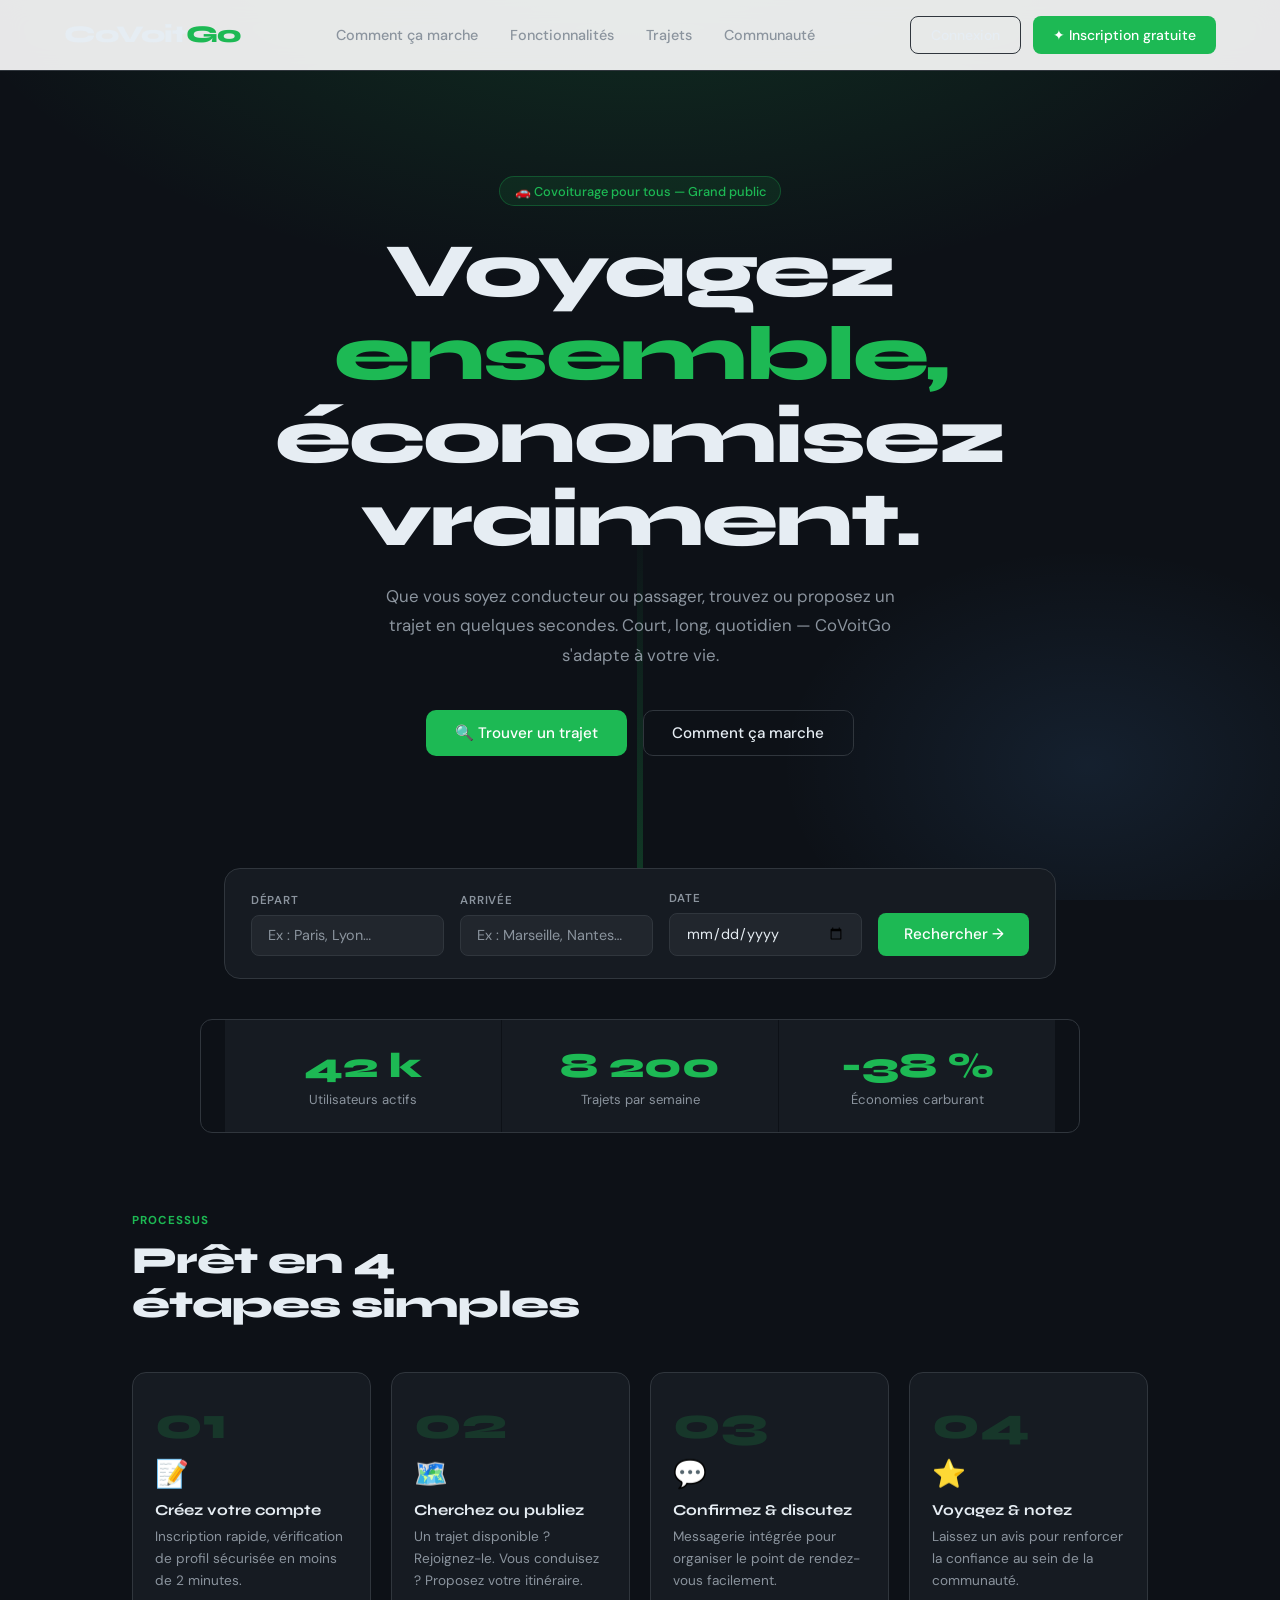
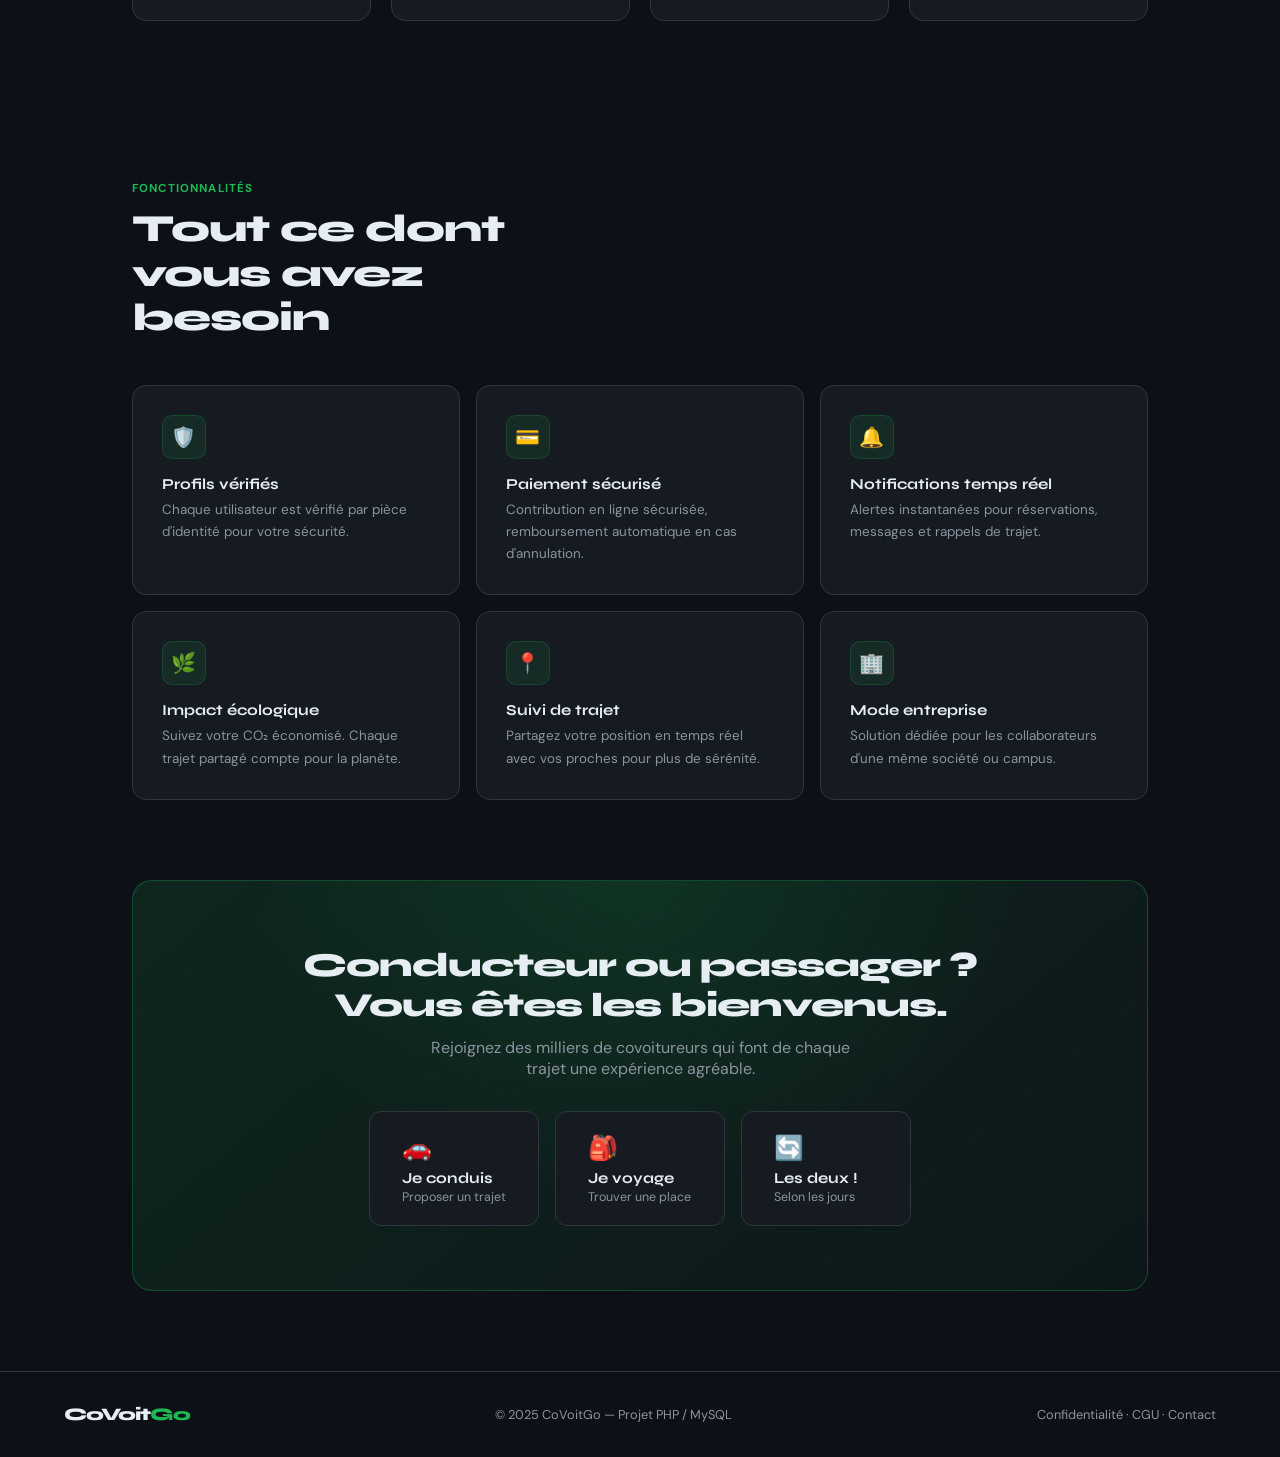
<file: index.html>
<!DOCTYPE html>
<html lang="fr">
<head>
  <meta charset="UTF-8" />
  <meta name="viewport" content="width=device-width, initial-scale=1.0"/>
  <title>CoVoitGo — Voyagez ensemble</title>
  <link href="https://fonts.googleapis.com/css2?family=Syne:wght@400;600;700;800&family=DM+Sans:wght@300;400;500&display=swap" rel="stylesheet"/>
  <link rel="stylesheet" href="css/style.css">
</head>
<body>

<nav>
  <div class="logo">CoVoit<span>Go</span></div>
  <ul class="nav-links">
    <li><a href="#how">Comment ça marche</a></li>
    <li><a href="#features">Fonctionnalités</a></li>
    <li><a href="public-trips.html">Trajets</a></li>
    <li><a href="community.html">Communauté</a></li>
  </ul>
  <div class="nav-cta">
    <a href="login.html" class="btn btn-ghost">Connexion</a>
    <a href="register.html" class="btn btn-primary">✦ Inscription gratuite</a>
  </div>
</nav>

<!-- HERO -->
<section class="hero">
  <div class="hero-bg"></div>
  <div class="road"></div>
  <div class="hero-tag">🚗 Covoiturage pour tous — Grand public</div>
  <h1>Voyagez <span class="hl">ensemble,</span><br/>économisez vraiment.</h1>
  <p>Que vous soyez conducteur ou passager, trouvez ou proposez un trajet en quelques secondes. Court, long, quotidien — CoVoitGo s'adapte à votre vie.</p>
  <div class="hero-actions">
    <a href="#search" class="btn btn-primary">🔍 Trouver un trajet</a>
    <a href="#how" class="btn btn-ghost">Comment ça marche</a>
  </div>
</section>

<!-- SEARCH -->
<div class="search-wrap" id="search">
  <div class="search-card">
    <div class="field">
      <label>Départ</label>
      <input type="text" placeholder="Ex : Paris, Lyon…" />
    </div>
    <div class="field">
      <label>Arrivée</label>
      <input type="text" placeholder="Ex : Marseille, Nantes…" />
    </div>
    <div class="field">
      <label>Date</label>
      <input type="date" />
    </div>
    <button class="btn btn-primary" id="search-btn" style="padding:.72rem 1.6rem; font-size:.95rem; border-radius:8px;">Rechercher →</button>
  </div>
</div>

<!-- STATS -->
<div class="stats-row">
  <div class="stat"><div class="stat-num">42 k</div><div class="stat-lbl">Utilisateurs actifs</div></div>
  <div class="stat"><div class="stat-num">8 200</div><div class="stat-lbl">Trajets par semaine</div></div>
  <div class="stat"><div class="stat-num">-38 %</div><div class="stat-lbl">Économies carburant</div></div>
</div>

<!-- HOW -->
<section class="section" id="how">
  <div class="s-tag">Processus</div>
  <h2 class="s-title">Prêt en 4 étapes simples</h2>
  <div class="steps">
    <div class="step"><div class="step-n">01</div><div class="step-ico">📝</div><h3>Créez votre compte</h3><p>Inscription rapide, vérification de profil sécurisée en moins de 2 minutes.</p></div>
    <div class="step"><div class="step-n">02</div><div class="step-ico">🗺️</div><h3>Cherchez ou publiez</h3><p>Un trajet disponible ? Rejoignez-le. Vous conduisez ? Proposez votre itinéraire.</p></div>
    <div class="step"><div class="step-n">03</div><div class="step-ico">💬</div><h3>Confirmez & discutez</h3><p>Messagerie intégrée pour organiser le point de rendez-vous facilement.</p></div>
    <div class="step"><div class="step-n">04</div><div class="step-ico">⭐</div><h3>Voyagez & notez</h3><p>Laissez un avis pour renforcer la confiance au sein de la communauté.</p></div>
  </div>
</section>

<!-- FEATURES -->
<section class="section" id="features">
  <div class="s-tag">Fonctionnalités</div>
  <h2 class="s-title">Tout ce dont vous avez besoin</h2>
  <div class="feat-grid">
    <div class="feat"><div class="feat-ico">🛡️</div><h3>Profils vérifiés</h3><p>Chaque utilisateur est vérifié par pièce d'identité pour votre sécurité.</p></div>
    <div class="feat"><div class="feat-ico">💳</div><h3>Paiement sécurisé</h3><p>Contribution en ligne sécurisée, remboursement automatique en cas d'annulation.</p></div>
    <div class="feat"><div class="feat-ico">🔔</div><h3>Notifications temps réel</h3><p>Alertes instantanées pour réservations, messages et rappels de trajet.</p></div>
    <div class="feat"><div class="feat-ico">🌿</div><h3>Impact écologique</h3><p>Suivez votre CO₂ économisé. Chaque trajet partagé compte pour la planète.</p></div>
    <div class="feat"><div class="feat-ico">📍</div><h3>Suivi de trajet</h3><p>Partagez votre position en temps réel avec vos proches pour plus de sérénité.</p></div>
    <div class="feat"><div class="feat-ico">🏢</div><h3>Mode entreprise</h3><p>Solution dédiée pour les collaborateurs d'une même société ou campus.</p></div>
  </div>
</section>

<!-- CTA -->
<div class="cta-section">
  <div class="cta-box">
    <h2>Conducteur ou passager ?<br/>Vous êtes les bienvenus.</h2>
    <p>Rejoignez des milliers de covoitureurs qui font de chaque trajet une expérience agréable.</p>
    <div class="role-cards">
      <a href="dashboard.html" class="role-card"><span class="ri">🚗</span><span class="rl">Je conduis</span><span class="rs">Proposer un trajet</span></a>
      <a href="dashboard.html" class="role-card"><span class="ri">🎒</span><span class="rl">Je voyage</span><span class="rs">Trouver une place</span></a>
      <a href="dashboard.html" class="role-card"><span class="ri">🔄</span><span class="rl">Les deux !</span><span class="rs">Selon les jours</span></a>
    </div>
  </div>
</div>

<footer>
  <div class="logo">CoVoit<span>Go</span></div>
  <p>© 2025 CoVoitGo — Projet PHP / MySQL</p>
  <p>Confidentialité · CGU · Contact</p>
</footer>

<script src="js/main.js"></script>
</body>
</html>
</file>
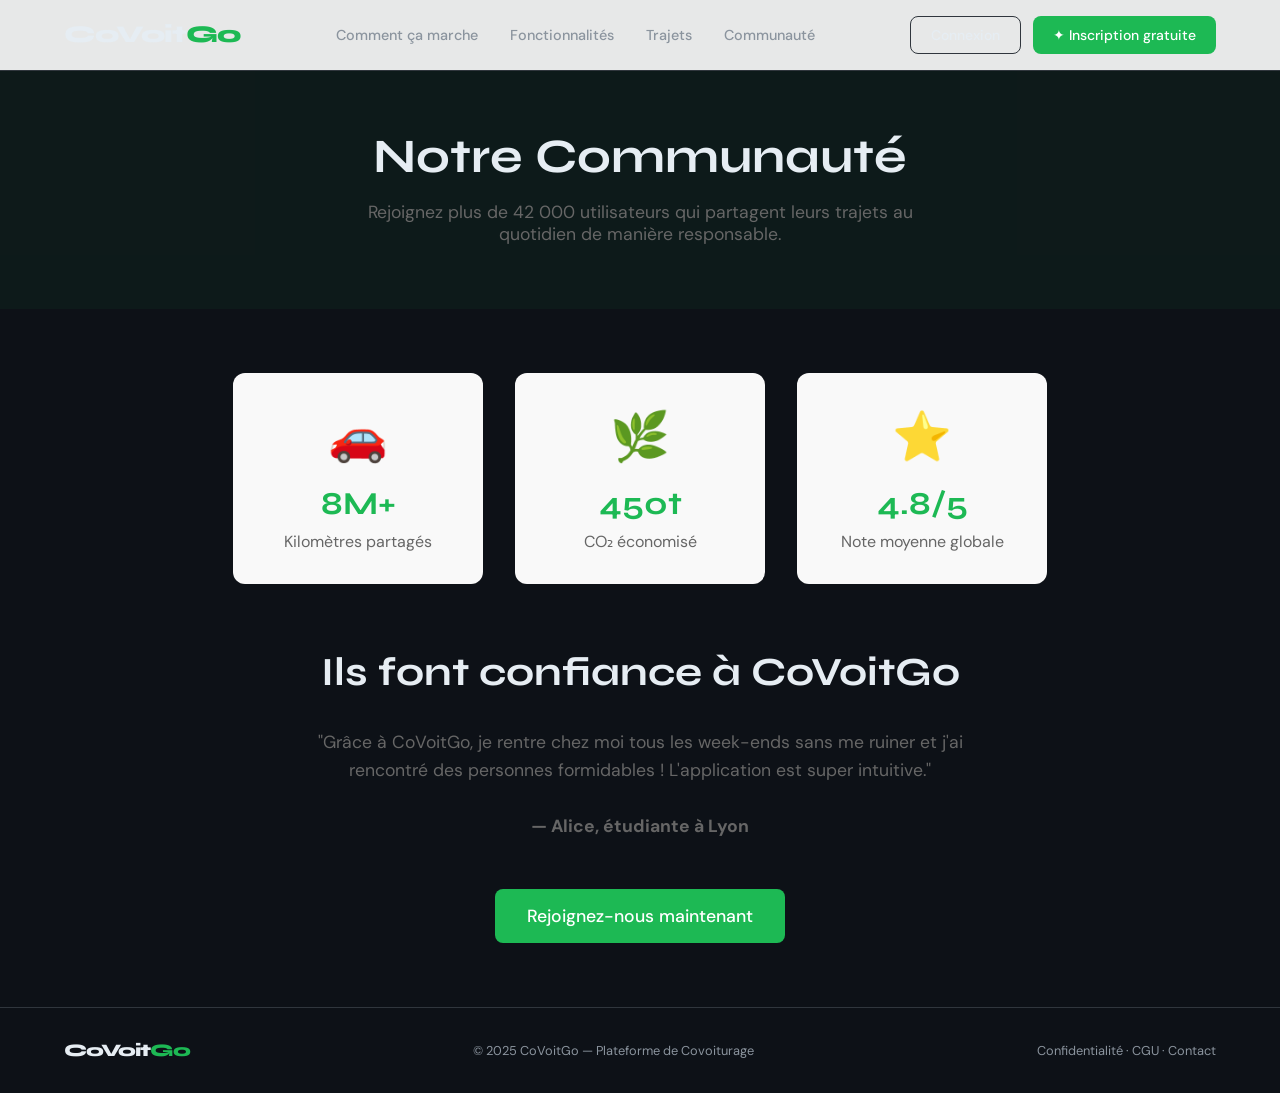
<file: community.html>
<!DOCTYPE html>
<html lang="fr">
<head>
  <meta charset="UTF-8" />
  <meta name="viewport" content="width=device-width, initial-scale=1.0"/>
  <title>CoVoitGo — Communauté</title>
  <link href="https://fonts.googleapis.com/css2?family=Syne:wght@400;600;700;800&family=DM+Sans:wght@300;400;500&display=swap" rel="stylesheet"/>
  <link rel="stylesheet" href="css/style.css">
  <style>
    .page-header { padding: 8rem 2rem 4rem; text-align: center; background: rgba(29,185,84,0.05); }
    .page-header h1 { font-family: 'Syne', sans-serif; font-size: 3rem; margin-bottom: 1rem; }
    .page-container { max-width: 1200px; margin: 0 auto; padding: 4rem 2rem; }
    .auth-container { max-width: 450px; margin: 6rem auto 4rem; padding: 2.5rem; background: #fff; border-radius: 16px; box-shadow: 0 10px 40px rgba(0,0,0,0.08); }
    .auth-container h2 { font-family: 'Syne', sans-serif; font-size: 2rem; margin-bottom: 1.5rem; text-align: center; }
    .form-group { margin-bottom: 1.25rem; }
    .form-group label { display: block; font-size: 0.85rem; font-weight: 600; color: #555; margin-bottom: 0.5rem; }
    .form-group input { width: 100%; padding: 0.8rem 1rem; border: 1px solid #ddd; border-radius: 8px; font-family: 'DM Sans', sans-serif; font-size: 1rem; outline: none; transition: border-color 0.2s; }
    .form-group input:focus { border-color: var(--green, #1DB954); }
    .btn-full { width: 100%; display: flex; justify-content: center; padding: 0.9rem; font-size: 1.05rem; }
    .auth-link { text-align: center; margin-top: 1.5rem; font-size: 0.9rem; color: #666; }
    .auth-link a { color: var(--green, #1DB954); font-weight: 600; text-decoration: none; }
  </style>
</head>
<body>
<nav style="background: rgba(255,255,255,0.95); box-shadow: 0 4px 20px rgba(0,0,0,0.05);">
  <div class="logo"><a href="index.html" style="text-decoration:none; color:inherit;">CoVoit<span>Go</span></a></div>
  <ul class="nav-links">
    <li><a href="index.html#how">Comment ça marche</a></li>
    <li><a href="index.html#features">Fonctionnalités</a></li>
    <li><a href="public-trips.html">Trajets</a></li>
    <li><a href="community.html">Communauté</a></li>
  </ul>
  <div class="nav-cta">
    <a href="login.html" class="btn btn-ghost">Connexion</a>
    <a href="register.html" class="btn btn-primary">✦ Inscription gratuite</a>
  </div>
</nav>

<div class="page-header">
  <h1>Notre Communauté</h1>
  <p style="color:#666; font-size:1.1rem; max-width:600px; margin:0 auto;">Rejoignez plus de 42 000 utilisateurs qui partagent leurs trajets au quotidien de manière responsable.</p>
</div>
<div class="page-container" style="text-align:center;">
  <div style="display:flex; justify-content:center; gap:2rem; flex-wrap:wrap; margin-bottom:4rem;">
     <div style="background:#f9f9f9; padding:2rem; border-radius:12px; width:250px;">
        <div style="font-size:3rem; margin-bottom:1rem;">🚗</div>
        <h3 style="font-family:'Syne'; font-size:2rem; margin-bottom:0.5rem; color:#1DB954;">8M+</h3>
        <p style="color:#666;">Kilomètres partagés</p>
     </div>
     <div style="background:#f9f9f9; padding:2rem; border-radius:12px; width:250px;">
        <div style="font-size:3rem; margin-bottom:1rem;">🌿</div>
        <h3 style="font-family:'Syne'; font-size:2rem; margin-bottom:0.5rem; color:#1DB954;">450t</h3>
        <p style="color:#666;">CO₂ économisé</p>
     </div>
     <div style="background:#f9f9f9; padding:2rem; border-radius:12px; width:250px;">
        <div style="font-size:3rem; margin-bottom:1rem;">⭐</div>
        <h3 style="font-family:'Syne'; font-size:2rem; margin-bottom:0.5rem; color:#1DB954;">4.8/5</h3>
        <p style="color:#666;">Note moyenne globale</p>
     </div>
  </div>
  
  <h2 style="font-family:'Syne'; font-size:2.5rem; margin-bottom:2rem;">Ils font confiance à CoVoitGo</h2>
  <p style="color:#666; font-size:1.1rem; max-width:700px; margin:0 auto 3rem; line-height:1.6;">
    "Grâce à CoVoitGo, je rentre chez moi tous les week-ends sans me ruiner et j'ai rencontré des personnes formidables ! L'application est super intuitive."<br><br>
    <strong>— Alice, étudiante à Lyon</strong>
  </p>
  
  <a href="register.html" class="btn btn-primary" style="font-size:1.1rem; padding:1rem 2rem;">Rejoignez-nous maintenant</a>
</div>
        
<footer style="margin-top:auto;">
  <div class="logo">CoVoit<span>Go</span></div>
  <p>© 2025 CoVoitGo — Plateforme de Covoiturage</p>
  <p>Confidentialité · CGU · Contact</p>
</footer>
<script src="js/main.js"></script>
</body>
</html>
</file>
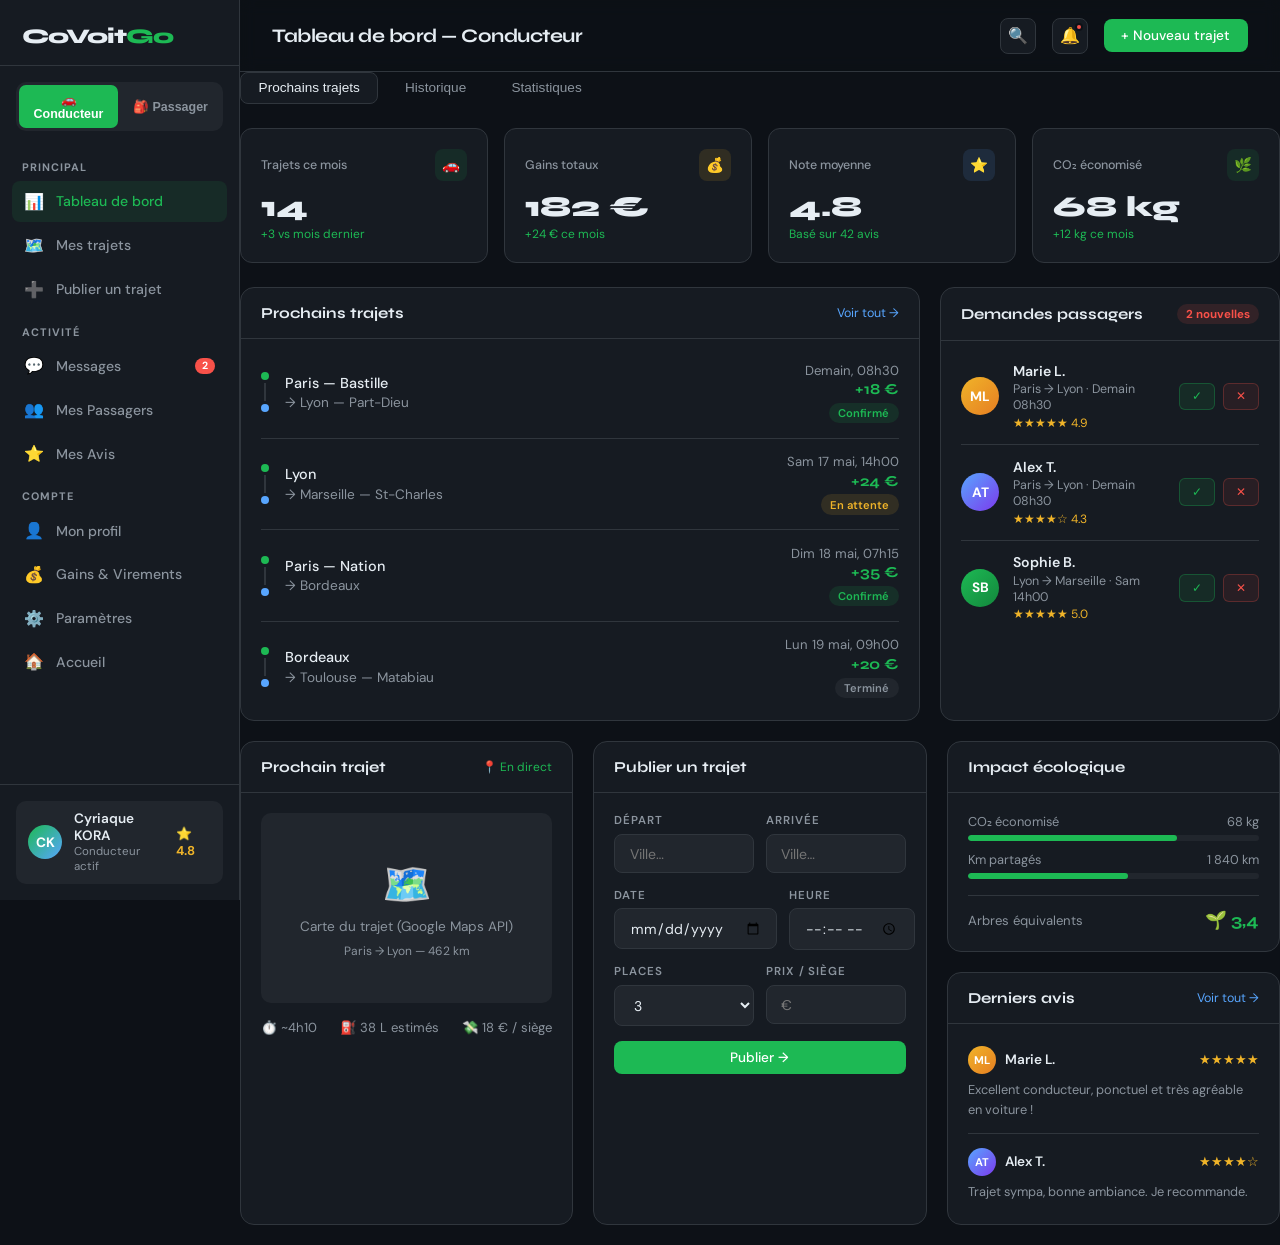
<file: dashboard.html>
<!DOCTYPE html>
<html lang="fr">
<head>
  <meta charset="UTF-8" />
  <meta name="viewport" content="width=device-width, initial-scale=1.0"/>
  <title>CoVoitGo — Tableau de bord</title>
  <link href="https://fonts.googleapis.com/css2?family=Syne:wght@400;600;700;800&family=DM+Sans:wght@300;400;500&display=swap" rel="stylesheet"/>
  <link rel="stylesheet" href="css/dashboard.css">
</head>
<body>

<!-- SIDEBAR -->
<aside class="sidebar">
  <div class="sb-logo">CoVoit<span>Go</span></div>
  <div class="sb-role-switch">
    <button class="role-tab active" onclick="setRole('driver',this)">🚗 Conducteur</button>
    <button class="role-tab" onclick="setRole('passenger',this)">🎒 Passager</button>
  </div>
  <nav class="sb-nav">
    <div class="sb-section">Principal</div>
    <a class="sb-item active" href="dashboard.html"><span class="ico">📊</span> Tableau de bord</a>
    <a class="sb-item" href="trips.html"><span class="ico">🗺️</span> Mes trajets</a>
    <a class="sb-item" href="search.html"><span class="ico">🔍</span> Rechercher</a>
    <a class="sb-item" href="#" id="sb-publish"><span class="ico">➕</span> Publier un trajet</a>

    <div class="sb-section">Activité</div>
    <a class="sb-item" href="messages.html"><span class="ico">💬</span> Messages <span class="badge">3</span></a>
    <a class="sb-item" href="passengers.html"><span class="ico">👥</span> Passagers</a>
    <a class="sb-item" href="reviews.html"><span class="ico">⭐</span> Avis</a>

    <div class="sb-section">Compte</div>
    <a class="sb-item" href="profile.html"><span class="ico">👤</span> Mon profil</a>
    <a class="sb-item" href="payments.html"><span class="ico">💰</span> Paiements</a>
    <a class="sb-item" href="settings.html"><span class="ico">⚙️</span> Paramètres</a>
    <a class="sb-item" href="index.html"><span class="ico">🏠</span> Accueil</a>
  </nav>
  <div class="sb-footer">
    <div class="user-chip">
      <div class="avatar">CK</div>
      <div class="user-info">
        <div class="name">Cyriaque KORA</div>
        <div class="role-lbl" id="role-label">Conducteur actif</div>
      </div>
      <div class="rating">⭐ 4.8</div>
    </div>
  </div>
</aside>

<!-- MAIN -->
<div class="main">
  <div class="topbar">
    <h1 id="page-title">Tableau de bord — Conducteur</h1>
    <div class="topbar-right">
      <div class="icon-btn">🔍</div>
      <div class="icon-btn">
        🔔
        <span class="notif-dot"></span>
      </div>
      <button class="btn btn-primary" onclick="openModal()">+ Nouveau trajet</button>
    </div>
  </div>

  <div id="driver-view">

    <!-- TABS -->
    <div class="tabs">
      <button class="tab active" onclick="switchTab('upcoming',this)">Prochains trajets</button>
      <button class="tab" onclick="switchTab('past',this)">Historique</button>
      <button class="tab" onclick="switchTab('stats',this)">Statistiques</button>
    </div>

    <!-- KPI -->
    <div class="kpi-grid" id="kpi-section">
      <div class="kpi">
        <div class="kpi-top"><span class="kpi-label">Trajets ce mois</span><div class="kpi-icon green">🚗</div></div>
        <div class="kpi-val" id="kpi1">14</div>
        <div class="kpi-delta">+3 vs mois dernier</div>
      </div>
      <div class="kpi">
        <div class="kpi-top"><span class="kpi-label">Gains totaux</span><div class="kpi-icon warn">💰</div></div>
        <div class="kpi-val" id="kpi2">182 €</div>
        <div class="kpi-delta">+24 € ce mois</div>
      </div>
      <div class="kpi">
        <div class="kpi-top"><span class="kpi-label">Note moyenne</span><div class="kpi-icon blue">⭐</div></div>
        <div class="kpi-val">4.8</div>
        <div class="kpi-delta">Basé sur 42 avis</div>
      </div>
      <div class="kpi">
        <div class="kpi-top"><span class="kpi-label">CO₂ économisé</span><div class="kpi-icon green">🌿</div></div>
        <div class="kpi-val">68 kg</div>
        <div class="kpi-delta">+12 kg ce mois</div>
      </div>
    </div>

    <!-- ROW 1 -->
    <div class="grid-2">
      <!-- UPCOMING TRIPS -->
      <div class="card">
        <div class="card-head">
          <h2>Prochains trajets</h2>
          <button class="see-all">Voir tout →</button>
        </div>
        <div class="card-body" style="padding: .5rem 1.25rem;">
          <div class="trip-item">
            <div class="trip-dot-line"><div class="dot"></div><div class="dot-connector"></div><div class="dot end"></div></div>
            <div class="trip-route"><div class="from">Paris — Bastille</div><div class="to">→ Lyon — Part-Dieu</div></div>
            <div class="trip-meta">
              <div class="date">Demain, 08h30</div>
              <div class="price">+18 €</div>
              <span class="status-badge confirmed">Confirmé</span>
            </div>
          </div>
          <div class="trip-item">
            <div class="trip-dot-line"><div class="dot"></div><div class="dot-connector"></div><div class="dot end"></div></div>
            <div class="trip-route"><div class="from">Lyon</div><div class="to">→ Marseille — St-Charles</div></div>
            <div class="trip-meta">
              <div class="date">Sam 17 mai, 14h00</div>
              <div class="price">+24 €</div>
              <span class="status-badge pending">En attente</span>
            </div>
          </div>
          <div class="trip-item">
            <div class="trip-dot-line"><div class="dot"></div><div class="dot-connector"></div><div class="dot end"></div></div>
            <div class="trip-route"><div class="from">Paris — Nation</div><div class="to">→ Bordeaux</div></div>
            <div class="trip-meta">
              <div class="date">Dim 18 mai, 07h15</div>
              <div class="price">+35 €</div>
              <span class="status-badge confirmed">Confirmé</span>
            </div>
          </div>
          <div class="trip-item">
            <div class="trip-dot-line"><div class="dot"></div><div class="dot-connector"></div><div class="dot end"></div></div>
            <div class="trip-route"><div class="from">Bordeaux</div><div class="to">→ Toulouse — Matabiau</div></div>
            <div class="trip-meta">
              <div class="date">Lun 19 mai, 09h00</div>
              <div class="price">+20 €</div>
              <span class="status-badge done">Terminé</span>
            </div>
          </div>
        </div>
      </div>

      <!-- REQUESTS -->
      <div class="card">
        <div class="card-head">
          <h2>Demandes passagers</h2>
          <span style="font-size:.72rem; background: rgba(248,81,73,.12); color:var(--danger); padding:.15rem .55rem; border-radius:99px; font-weight:700;">2 nouvelles</span>
        </div>
        <div class="card-body" style="padding:.5rem 1.25rem;">
          <div class="req-item">
            <div class="req-avatar" style="background: linear-gradient(135deg,#f0b429,#e67e22);">ML</div>
            <div class="req-info">
              <div class="req-name">Marie L.</div>
              <div class="req-route">Paris → Lyon · Demain 08h30</div>
              <div class="req-stars">★★★★★ 4.9</div>
            </div>
            <div class="req-actions">
              <button class="btn btn-xs btn-accept">✓</button>
              <button class="btn btn-xs btn-decline">✕</button>
            </div>
          </div>
          <div class="req-item">
            <div class="req-avatar" style="background: linear-gradient(135deg,#58a6ff,#7c3aed);">AT</div>
            <div class="req-info">
              <div class="req-name">Alex T.</div>
              <div class="req-route">Paris → Lyon · Demain 08h30</div>
              <div class="req-stars">★★★★☆ 4.3</div>
            </div>
            <div class="req-actions">
              <button class="btn btn-xs btn-accept">✓</button>
              <button class="btn btn-xs btn-decline">✕</button>
            </div>
          </div>
          <div class="req-item">
            <div class="req-avatar" style="background: linear-gradient(135deg,#1db954,#13873c);">SB</div>
            <div class="req-info">
              <div class="req-name">Sophie B.</div>
              <div class="req-route">Lyon → Marseille · Sam 14h00</div>
              <div class="req-stars">★★★★★ 5.0</div>
            </div>
            <div class="req-actions">
              <button class="btn btn-xs btn-accept">✓</button>
              <button class="btn btn-xs btn-decline">✕</button>
            </div>
          </div>
        </div>
      </div>
    </div>

    <!-- ROW 2 -->
    <div class="grid-3">

      <!-- MAP -->
      <div class="card">
        <div class="card-head"><h2>Prochain trajet</h2><span style="font-size:.75rem;color:var(--green);">📍 En direct</span></div>
        <div class="card-body">
          <div class="map-placeholder">
            <span class="map-ico">🗺️</span>
            <span>Carte du trajet (Google Maps API)</span>
            <span style="font-size:.75rem; color:var(--muted);">Paris → Lyon — 462 km</span>
          </div>
          <div style="display:flex; justify-content:space-between; margin-top:1rem; font-size:.82rem; color:var(--muted);">
            <span>⏱️ ~4h10</span><span>⛽ 38 L estimés</span><span>💸 18 € / siège</span>
          </div>
        </div>
      </div>

      <!-- PUBLISH QUICK FORM -->
      <div class="card">
        <div class="card-head"><h2>Publier un trajet</h2></div>
        <div class="card-body">
          <div class="pub-form">
            <div class="form-row">
              <div class="form-group"><label>Départ</label><input type="text" placeholder="Ville…"/></div>
              <div class="form-group"><label>Arrivée</label><input type="text" placeholder="Ville…"/></div>
            </div>
            <div class="form-row">
              <div class="form-group"><label>Date</label><input type="date"/></div>
              <div class="form-group"><label>Heure</label><input type="time"/></div>
            </div>
            <div class="form-row">
              <div class="form-group"><label>Places</label><select><option>1</option><option>2</option><option selected>3</option><option>4</option></select></div>
              <div class="form-group"><label>Prix / siège</label><input type="number" placeholder="€" min="1"/></div>
            </div>
            <button class="btn btn-primary" style="width:100%; justify-content:center;">Publier →</button>
          </div>
        </div>
      </div>

      <!-- ECO + REVIEWS -->
      <div style="display:flex; flex-direction:column; gap:1.25rem;">
        <div class="card">
          <div class="card-head"><h2>Impact écologique</h2></div>
          <div class="card-body">
            <div class="eco-bar"><div class="eco-label"><span>CO₂ économisé</span><span>68 kg</span></div><div class="bar-track"><div class="bar-fill" style="width:72%"></div></div></div>
            <div class="eco-bar"><div class="eco-label"><span>Km partagés</span><span>1 840 km</span></div><div class="bar-track"><div class="bar-fill" style="width:55%"></div></div></div>
            <div class="eco-total"><span>Arbres équivalents</span><strong>🌱 3,4</strong></div>
          </div>
        </div>
        <div class="card">
          <div class="card-head"><h2>Derniers avis</h2><button class="see-all">Voir tout →</button></div>
          <div class="card-body" style="padding:.5rem 1.25rem;">
            <div class="review-item">
              <div class="review-top">
                <div class="r-av" style="background:linear-gradient(135deg,#f0b429,#e67e22);">ML</div>
                <span class="r-name">Marie L.</span>
                <span class="r-stars">★★★★★</span>
              </div>
              <p>Excellent conducteur, ponctuel et très agréable en voiture !</p>
            </div>
            <div class="review-item">
              <div class="review-top">
                <div class="r-av" style="background:linear-gradient(135deg,#58a6ff,#7c3aed);">AT</div>
                <span class="r-name">Alex T.</span>
                <span class="r-stars">★★★★☆</span>
              </div>
              <p>Trajet sympa, bonne ambiance. Je recommande.</p>
            </div>
          </div>
        </div>
      </div>

    </div>

  </div><!-- /content -->
</div><!-- /main -->

</div>
    <div id="passenger-view" style="display:none;">
      <!-- TABS -->
      <div class="tabs">
        <button class="tab active" onclick="switchTab('upcoming',this)">Mes Réservations</button>
        <button class="tab" onclick="switchTab('past',this)">Historique</button>
      </div>

      <!-- KPI -->
      <div class="kpi-grid">
        <div class="kpi">
          <div class="kpi-top"><span class="kpi-label">Trajets ce mois</span><div class="kpi-icon blue">🎒</div></div>
          <div class="kpi-val">4</div>
        </div>
        <div class="kpi">
          <div class="kpi-top"><span class="kpi-label">Dépenses</span><div class="kpi-icon red">💸</div></div>
          <div class="kpi-val">54 €</div>
        </div>
        <div class="kpi">
          <div class="kpi-top"><span class="kpi-label">Note Passager</span><div class="kpi-icon warn">⭐</div></div>
          <div class="kpi-val">4.9</div>
        </div>
        <div class="kpi">
          <div class="kpi-top"><span class="kpi-label">CO₂ évité</span><div class="kpi-icon green">🌿</div></div>
          <div class="kpi-val">32 kg</div>
        </div>
      </div>

      <div class="grid-2">
        <!-- NEXT TRIP -->
        <div class="card">
          <div class="card-head">
            <h2>Prochain départ</h2>
            <span class="status-badge confirmed">Confirmé</span>
          </div>
          <div class="card-body">
            <div class="trip-route" style="background:var(--surface2); padding:1.2rem; border-radius:10px; margin-bottom:1rem;">
              <div class="from" style="font-size:1.1rem; margin-bottom:0.5rem;"><strong>08:30</strong> — Paris (Nation)</div>
              <div class="to" style="font-size:1.1rem;"><strong>12:45</strong> — Lyon (Part-Dieu)</div>
            </div>
            
            <div style="display:flex; align-items:center; gap:1rem; margin-bottom:1.5rem;">
              <div class="avatar" style="width:50px; height:50px; background:linear-gradient(135deg,#1db954,#13873c);">MR</div>
              <div style="flex:1;">
                <div style="font-weight:600; font-size:1.1rem;">Marc R. (Conducteur)</div>
                <div style="color:var(--warn); font-size:0.85rem;">⭐ 4.8 - Renault Clio Rouge</div>
              </div>
              <button class="btn btn-ghost" style="border:1px solid var(--border);">Contacter</button>
            </div>
            
            <div class="map-placeholder" style="height:120px;">
              <span class="map-ico">🗺️</span>
              <span>Suivi du trajet en direct</span>
            </div>
          </div>
        </div>

        <!-- QUICK SEARCH -->
        <div class="card">
          <div class="card-head"><h2>Recherche Rapide</h2></div>
          <div class="card-body">
            <div class="pub-form">
              <div class="form-group"><label>Départ</label><input type="text" placeholder="Où êtes-vous ?"/></div>
              <div class="form-group"><label>Arrivée</label><input type="text" placeholder="Où allez-vous ?"/></div>
              <div class="form-group"><label>Date</label><input type="date"/></div>
              <button class="btn btn-primary" style="width:100%; justify-content:center;" onclick="window.location.href='search.html'">Rechercher</button>
            </div>
            
            <h3 style="margin-top:2rem; font-size:0.9rem; color:var(--muted); margin-bottom:1rem;">Recherches récentes</h3>
            <div style="display:flex; gap:0.5rem; flex-wrap:wrap;">
              <span style="background:var(--surface2); padding:5px 10px; border-radius:6px; font-size:0.8rem; cursor:pointer;">Lyon → Marseille</span>
              <span style="background:var(--surface2); padding:5px 10px; border-radius:6px; font-size:0.8rem; cursor:pointer;">Paris → Lille</span>
            </div>
          </div>
        </div>
      </div>
    </div>
    <!-- MODAL NOUVEAU TRAJET -->
<div class="modal-overlay" id="modal">
  <div class="modal">
    <h3>✦ Publier un nouveau trajet</h3>
    <div class="pub-form">
      <div class="form-row">
        <div class="form-group"><label>Ville de départ</label><input type="text" placeholder="Ex : Paris — Nation"/></div>
        <div class="form-group"><label>Ville d'arrivée</label><input type="text" placeholder="Ex : Lyon — Part-Dieu"/></div>
      </div>
      <div class="form-row">
        <div class="form-group"><label>Date du trajet</label><input type="date"/></div>
        <div class="form-group"><label>Heure de départ</label><input type="time"/></div>
      </div>
      <div class="form-row">
        <div class="form-group"><label>Nombre de places</label><select><option>1</option><option>2</option><option selected>3</option><option>4</option></select></div>
        <div class="form-group"><label>Contribution (€)</label><input type="number" placeholder="Ex : 15" min="1"/></div>
      </div>
      <div class="form-group"><label>Commentaire (optionnel)</label><input type="text" placeholder="Bagages, musique, animaux…"/></div>
    </div>
    <div class="modal-actions">
      <button class="btn btn-cancel" onclick="closeModal()">Annuler</button>
      <button class="btn btn-primary">Publier le trajet</button>
    </div>
  </div>
</div>

<script src="js/dashboard.js"></script>
</body>
</html>
</file>
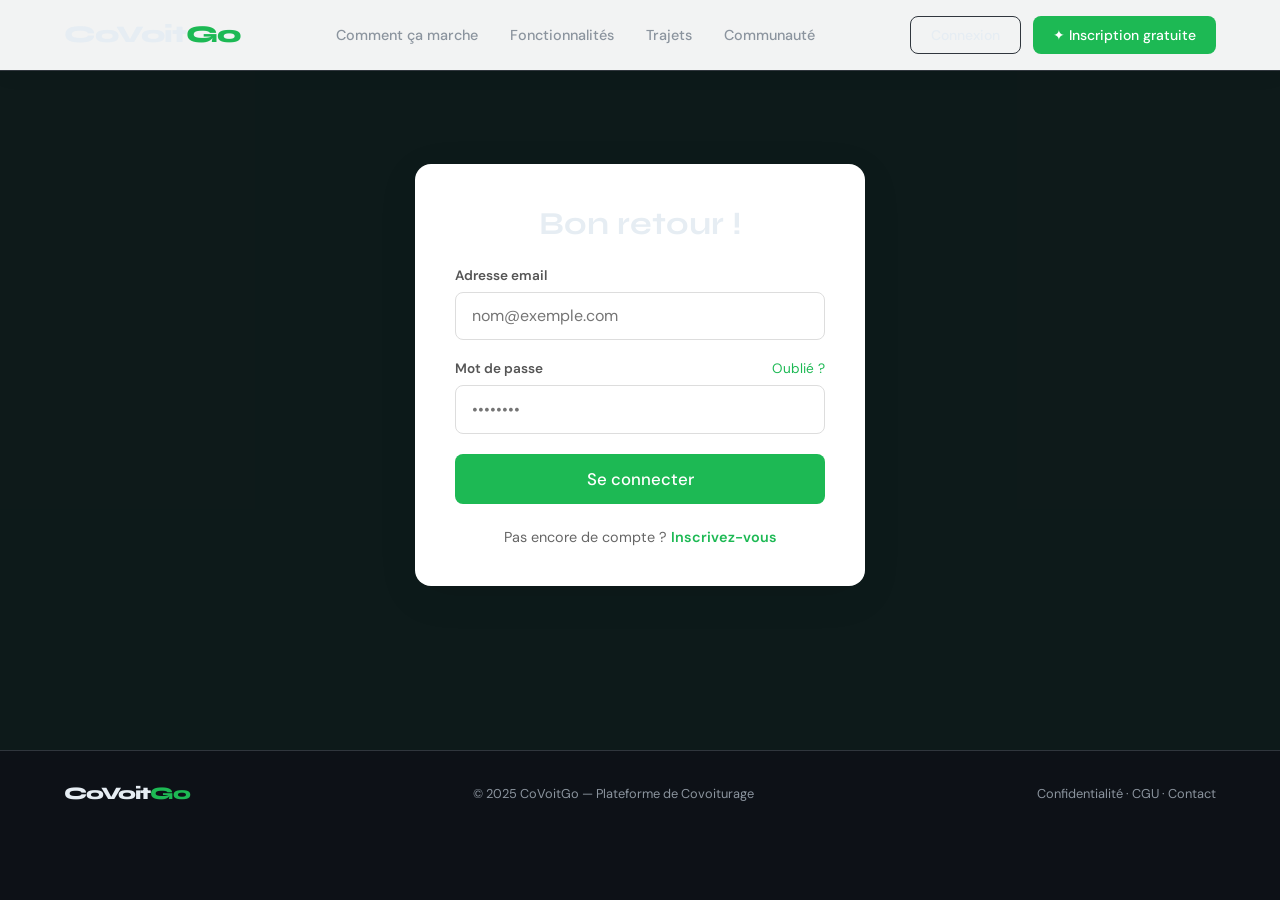
<file: login.html>
<!DOCTYPE html>
<html lang="fr">
<head>
  <meta charset="UTF-8" />
  <meta name="viewport" content="width=device-width, initial-scale=1.0"/>
  <title>CoVoitGo — Connexion</title>
  <link href="https://fonts.googleapis.com/css2?family=Syne:wght@400;600;700;800&family=DM+Sans:wght@300;400;500&display=swap" rel="stylesheet"/>
  <link rel="stylesheet" href="css/style.css">
  <style>
    .page-header { padding: 8rem 2rem 4rem; text-align: center; background: rgba(29,185,84,0.05); }
    .page-header h1 { font-family: 'Syne', sans-serif; font-size: 3rem; margin-bottom: 1rem; }
    .page-container { max-width: 1200px; margin: 0 auto; padding: 4rem 2rem; }
    .auth-container { max-width: 450px; margin: 6rem auto 4rem; padding: 2.5rem; background: #fff; border-radius: 16px; box-shadow: 0 10px 40px rgba(0,0,0,0.08); }
    .auth-container h2 { font-family: 'Syne', sans-serif; font-size: 2rem; margin-bottom: 1.5rem; text-align: center; }
    .form-group { margin-bottom: 1.25rem; }
    .form-group label { display: block; font-size: 0.85rem; font-weight: 600; color: #555; margin-bottom: 0.5rem; }
    .form-group input { width: 100%; padding: 0.8rem 1rem; border: 1px solid #ddd; border-radius: 8px; font-family: 'DM Sans', sans-serif; font-size: 1rem; outline: none; transition: border-color 0.2s; }
    .form-group input:focus { border-color: var(--green, #1DB954); }
    .btn-full { width: 100%; display: flex; justify-content: center; padding: 0.9rem; font-size: 1.05rem; }
    .auth-link { text-align: center; margin-top: 1.5rem; font-size: 0.9rem; color: #666; }
    .auth-link a { color: var(--green, #1DB954); font-weight: 600; text-decoration: none; }
  </style>
</head>
<body>
<nav style="background: rgba(255,255,255,0.95); box-shadow: 0 4px 20px rgba(0,0,0,0.05);">
  <div class="logo"><a href="index.html" style="text-decoration:none; color:inherit;">CoVoit<span>Go</span></a></div>
  <ul class="nav-links">
    <li><a href="index.html#how">Comment ça marche</a></li>
    <li><a href="index.html#features">Fonctionnalités</a></li>
    <li><a href="public-trips.html">Trajets</a></li>
    <li><a href="community.html">Communauté</a></li>
  </ul>
  <div class="nav-cta">
    <a href="login.html" class="btn btn-ghost">Connexion</a>
    <a href="register.html" class="btn btn-primary">✦ Inscription gratuite</a>
  </div>
</nav>

<div style="background: rgba(29,185,84,0.05); min-height: calc(100vh - 150px); display:flex; align-items:center; justify-content:center; padding:2rem;">
  <div class="auth-container" style="margin: 0; width:100%;">
    <h2>Bon retour !</h2>
    <form id="login-form">
      <div class="form-group">
        <label>Adresse email</label>
        <input type="email" required placeholder="nom@exemple.com" />
      </div>
      <div class="form-group">
        <label style="display:flex; justify-content:space-between;">Mot de passe <a href="#" style="color:#1DB954; font-weight:normal; text-decoration:none;">Oublié ?</a></label>
        <input type="password" required placeholder="••••••••" />
      </div>
      <button type="submit" class="btn btn-primary btn-full">Se connecter</button>
    </form>
    <div class="auth-link">
      Pas encore de compte ? <a href="register.html">Inscrivez-vous</a>
    </div>
  </div>
</div>
<script>
  document.getElementById('login-form').addEventListener('submit', function(e) {
    e.preventDefault();
    const btn = this.querySelector('button');
    btn.textContent = 'Connexion en cours...';
    btn.disabled = true;
    setTimeout(() => {
      window.location.href = 'dashboard.html';
    }, 800);
  });
</script>
        
<footer style="margin-top:auto;">
  <div class="logo">CoVoit<span>Go</span></div>
  <p>© 2025 CoVoitGo — Plateforme de Covoiturage</p>
  <p>Confidentialité · CGU · Contact</p>
</footer>
<script src="js/main.js"></script>
</body>
</html>
</file>
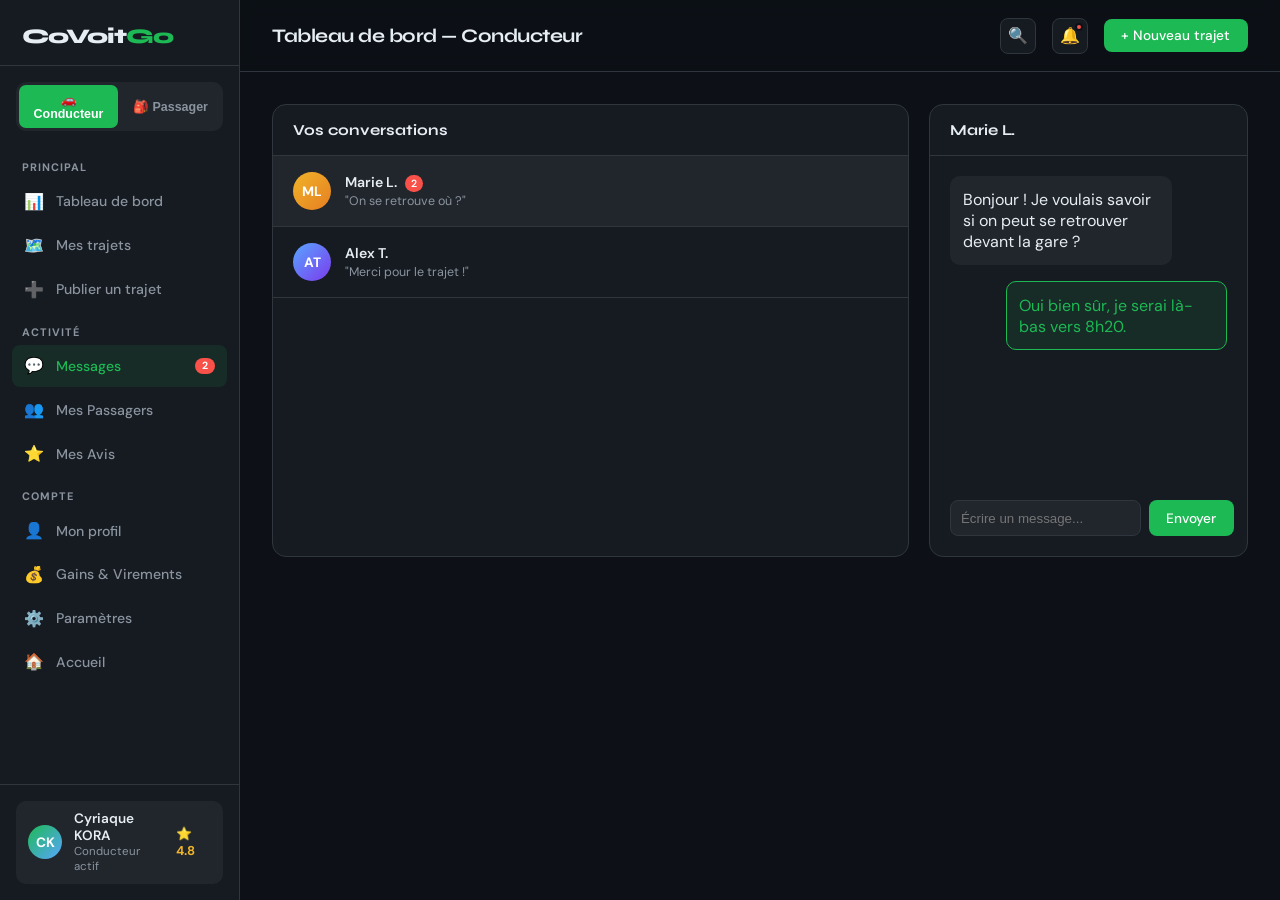
<file: messages.html>
<!DOCTYPE html>
<html lang="fr">
<head>
  <meta charset="UTF-8" />
  <meta name="viewport" content="width=device-width, initial-scale=1.0"/>
  <title>CoVoitGo — Tableau de bord</title>
  <link href="https://fonts.googleapis.com/css2?family=Syne:wght@400;600;700;800&family=DM+Sans:wght@300;400;500&display=swap" rel="stylesheet"/>
  <link rel="stylesheet" href="css/dashboard.css">
</head>
<body>

<!-- SIDEBAR -->
<aside class="sidebar">
  <div class="sb-logo">CoVoit<span>Go</span></div>
  <div class="sb-role-switch">
    <button class="role-tab active" onclick="setRole('driver',this)">🚗 Conducteur</button>
    <button class="role-tab" onclick="setRole('passenger',this)">🎒 Passager</button>
  </div>
  <nav class="sb-nav">
    <div class="sb-section">Principal</div>
    <a class="sb-item" href="dashboard.html"><span class="ico">📊</span> Tableau de bord</a>
    <a class="sb-item" href="trips.html"><span class="ico">🗺️</span> Mes trajets</a>
    <a class="sb-item" href="search.html"><span class="ico">🔍</span> Rechercher</a>
    <a class="sb-item" href="#" id="sb-publish"><span class="ico">➕</span> Publier un trajet</a>

    <div class="sb-section">Activité</div>
    <a class="sb-item" href="messages.html" class="sb-item active"><span class="ico">💬</span> Messages <span class="badge">3</span></a>
    <a class="sb-item" href="passengers.html"><span class="ico">👥</span> Passagers</a>
    <a class="sb-item" href="reviews.html"><span class="ico">⭐</span> Avis</a>

    <div class="sb-section">Compte</div>
    <a class="sb-item" href="profile.html"><span class="ico">👤</span> Mon profil</a>
    <a class="sb-item" href="payments.html"><span class="ico">💰</span> Paiements</a>
    <a class="sb-item" href="settings.html"><span class="ico">⚙️</span> Paramètres</a>
    <a class="sb-item" href="index.html"><span class="ico">🏠</span> Accueil</a>
  </nav>
  <div class="sb-footer">
    <div class="user-chip">
      <div class="avatar">CK</div>
      <div class="user-info">
        <div class="name">Cyriaque KORA</div>
        <div class="role-lbl" id="role-label">Conducteur actif</div>
      </div>
      <div class="rating">⭐ 4.8</div>
    </div>
  </div>
</aside>

<!-- MAIN -->
<div class="main">
  <div class="topbar">
    <h1 id="page-title">Messages — Conducteur</h1>
    <div class="topbar-right">
      <div class="icon-btn">🔍</div>
      <div class="icon-btn">
        🔔
        <span class="notif-dot"></span>
      </div>
      <button class="btn btn-primary" onclick="openModal()">+ Nouveau trajet</button>
    </div>
  </div>

  <div class="content">
    <div class="grid-2">
      <div class="card">
        <div class="card-head"><h2>Vos conversations</h2></div>
        <div class="card-body" style="padding:0;" id="contact-list">
          <div class="req-item" style="padding: 1rem 1.25rem; border-bottom: 1px solid var(--border); cursor:pointer; background:var(--surface2);" onclick="selectContact('Marie L.', 'ML')">
            <div class="req-avatar" style="background: linear-gradient(135deg,#f0b429,#e67e22);">ML</div>
            <div class="req-info">
              <div class="req-name">Marie L. <span class="badge" style="background:var(--danger);color:#fff;border-radius:99px;padding:2px 6px;font-size:0.65rem;margin-left:5px;">2</span></div>
              <div class="req-route">"On se retrouve où ?"</div>
            </div>
          </div>
          <div class="req-item" style="padding: 1rem 1.25rem; border-bottom: 1px solid var(--border); cursor:pointer;" onclick="selectContact('Alex T.', 'AT')">
            <div class="req-avatar" style="background: linear-gradient(135deg,#58a6ff,#7c3aed);">AT</div>
            <div class="req-info">
              <div class="req-name">Alex T.</div>
              <div class="req-route">"Merci pour le trajet !"</div>
            </div>
          </div>
        </div>
      </div>
      <div class="card">
        <div class="card-head"><h2 id="chat-title">Marie L.</h2></div>
        <div class="card-body" style="display:flex; flex-direction:column; height: 400px; padding: 1.25rem;">
          <div id="chat-history" style="flex:1; overflow-y:auto; display:flex; flex-direction:column; gap:1rem;">
            <div style="background:var(--surface2); padding:0.8rem; border-radius:10px; align-self:flex-start; max-width:80%;">
              Bonjour ! Je voulais savoir si on peut se retrouver devant la gare ?
            </div>
            <div style="background:var(--green-bg); color:var(--green); border:1px solid var(--green); padding:0.8rem; border-radius:10px; align-self:flex-end; max-width:80%;">
              Oui bien sûr, je serai là-bas vers 8h20.
            </div>
          </div>
          <div style="margin-top:1rem; display:flex; gap:0.5rem;">
            <input type="text" id="chat-input" placeholder="Écrire un message..." style="flex:1; background:var(--surface2); border:1px solid var(--border); padding:0.6rem; border-radius:8px; color:var(--text); outline:none;" onkeypress="if(event.key==='Enter') sendMessage()" />
            <button class="btn btn-primary" onclick="sendMessage()">Envoyer</button>
          </div>
        </div>
      </div>
    </div>
    <script>
      function selectContact(name, initials) {
        document.getElementById('chat-title').textContent = name;
        document.getElementById('chat-history').innerHTML = `
          <div style="text-align:center; color:var(--muted); font-size:0.8rem; margin-bottom:1rem;">Historique de conversation avec ${name}</div>
        `;
        document.querySelectorAll('#contact-list .req-item').forEach(el => el.style.background = 'transparent');
        event.currentTarget.style.background = 'var(--surface2)';
        
        // Remove badge
        const badge = event.currentTarget.querySelector('.badge');
        if(badge) badge.style.display = 'none';
      }

      function sendMessage() {
        const input = document.getElementById('chat-input');
        const text = input.value.trim();
        if(!text) return;

        const chat = document.getElementById('chat-history');
        const bubble = document.createElement('div');
        bubble.style.cssText = 'background:var(--green-bg); color:var(--green); border:1px solid var(--green); padding:0.8rem; border-radius:10px; align-self:flex-end; max-width:80%; opacity:0; transform:translateY(10px); transition:all 0.3s;';
        bubble.textContent = text;
        
        chat.appendChild(bubble);
        input.value = '';
        chat.scrollTop = chat.scrollHeight;

        requestAnimationFrame(() => {
          bubble.style.opacity = '1';
          bubble.style.transform = 'translateY(0)';
        });
      }
    </script>
        <!-- MODAL NOUVEAU TRAJET -->
<div class="modal-overlay" id="modal">
  <div class="modal">
    <h3>✦ Publier un nouveau trajet</h3>
    <div class="pub-form">
      <div class="form-row">
        <div class="form-group"><label>Ville de départ</label><input type="text" placeholder="Ex : Paris — Nation"/></div>
        <div class="form-group"><label>Ville d'arrivée</label><input type="text" placeholder="Ex : Lyon — Part-Dieu"/></div>
      </div>
      <div class="form-row">
        <div class="form-group"><label>Date du trajet</label><input type="date"/></div>
        <div class="form-group"><label>Heure de départ</label><input type="time"/></div>
      </div>
      <div class="form-row">
        <div class="form-group"><label>Nombre de places</label><select><option>1</option><option>2</option><option selected>3</option><option>4</option></select></div>
        <div class="form-group"><label>Contribution (€)</label><input type="number" placeholder="Ex : 15" min="1"/></div>
      </div>
      <div class="form-group"><label>Commentaire (optionnel)</label><input type="text" placeholder="Bagages, musique, animaux…"/></div>
    </div>
    <div class="modal-actions">
      <button class="btn btn-cancel" onclick="closeModal()">Annuler</button>
      <button class="btn btn-primary">Publier le trajet</button>
    </div>
  </div>
</div>

<script src="js/dashboard.js"></script>
</body>
</html>
</file>
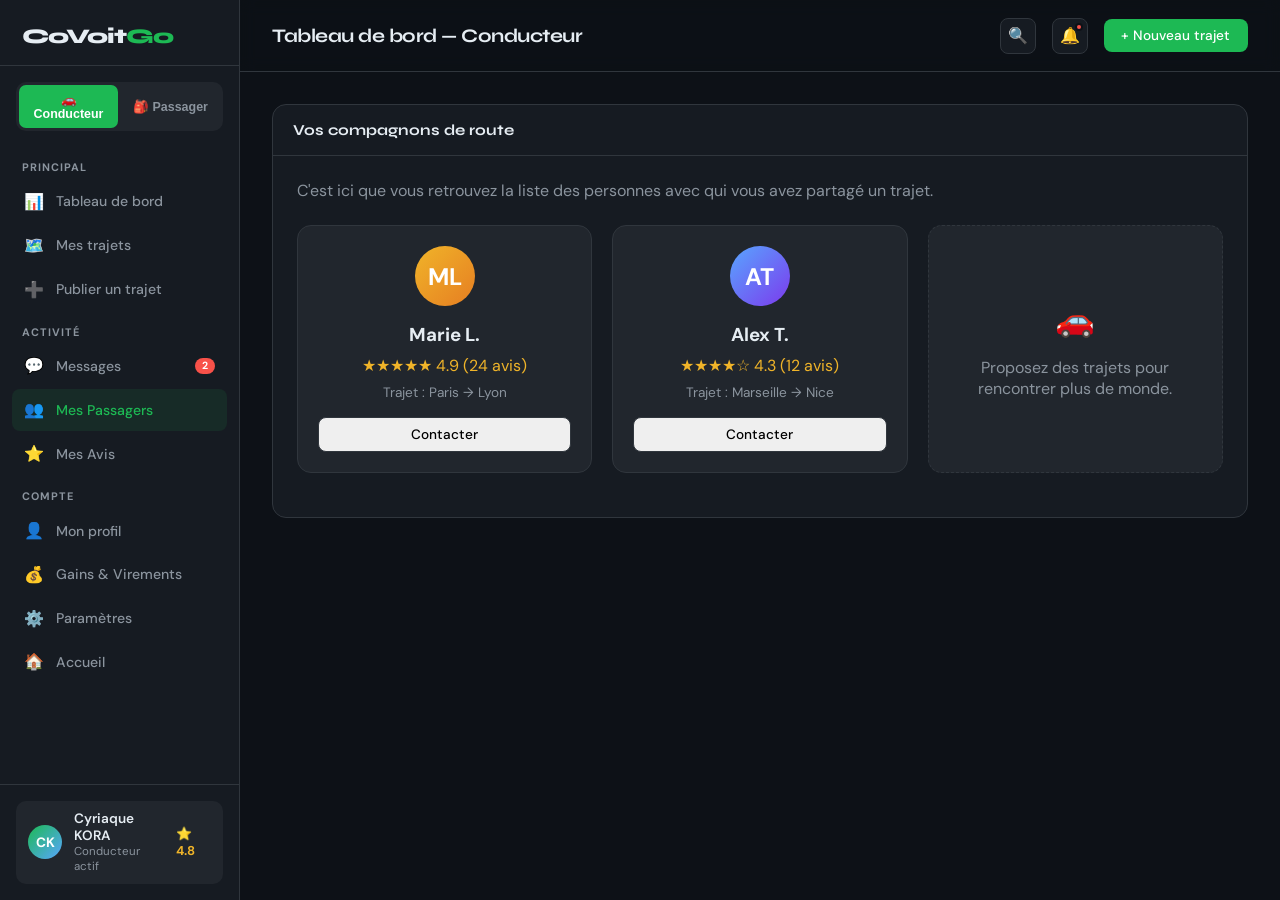
<file: passengers.html>
<!DOCTYPE html>
<html lang="fr">
<head>
  <meta charset="UTF-8" />
  <meta name="viewport" content="width=device-width, initial-scale=1.0"/>
  <title>CoVoitGo — Tableau de bord</title>
  <link href="https://fonts.googleapis.com/css2?family=Syne:wght@400;600;700;800&family=DM+Sans:wght@300;400;500&display=swap" rel="stylesheet"/>
  <link rel="stylesheet" href="css/dashboard.css">
</head>
<body>

<!-- SIDEBAR -->
<aside class="sidebar">
  <div class="sb-logo">CoVoit<span>Go</span></div>
  <div class="sb-role-switch">
    <button class="role-tab active" onclick="setRole('driver',this)">🚗 Conducteur</button>
    <button class="role-tab" onclick="setRole('passenger',this)">🎒 Passager</button>
  </div>
  <nav class="sb-nav">
    <div class="sb-section">Principal</div>
    <a class="sb-item" href="dashboard.html"><span class="ico">📊</span> Tableau de bord</a>
    <a class="sb-item" href="trips.html"><span class="ico">🗺️</span> Mes trajets</a>
    <a class="sb-item" href="search.html"><span class="ico">🔍</span> Rechercher</a>
    <a class="sb-item" href="#" id="sb-publish"><span class="ico">➕</span> Publier un trajet</a>

    <div class="sb-section">Activité</div>
    <a class="sb-item" href="messages.html"><span class="ico">💬</span> Messages <span class="badge">3</span></a>
    <a class="sb-item" href="passengers.html" class="sb-item active"><span class="ico">👥</span> Passagers</a>
    <a class="sb-item" href="reviews.html"><span class="ico">⭐</span> Avis</a>

    <div class="sb-section">Compte</div>
    <a class="sb-item" href="profile.html"><span class="ico">👤</span> Mon profil</a>
    <a class="sb-item" href="payments.html"><span class="ico">💰</span> Paiements</a>
    <a class="sb-item" href="settings.html"><span class="ico">⚙️</span> Paramètres</a>
    <a class="sb-item" href="index.html"><span class="ico">🏠</span> Accueil</a>
  </nav>
  <div class="sb-footer">
    <div class="user-chip">
      <div class="avatar">CK</div>
      <div class="user-info">
        <div class="name">Cyriaque KORA</div>
        <div class="role-lbl" id="role-label">Conducteur actif</div>
      </div>
      <div class="rating">⭐ 4.8</div>
    </div>
  </div>
</aside>

<!-- MAIN -->
<div class="main">
  <div class="topbar">
    <h1 id="page-title">Passagers — Conducteur</h1>
    <div class="topbar-right">
      <div class="icon-btn">🔍</div>
      <div class="icon-btn">
        🔔
        <span class="notif-dot"></span>
      </div>
      <button class="btn btn-primary" onclick="openModal()">+ Nouveau trajet</button>
    </div>
  </div>

  <div class="content">
    <div class="card">
      <div class="card-head"><h2>Vos compagnons de route</h2></div>
      <div class="card-body" style="padding: 1.5rem;">
        <p style="color:var(--muted); margin-bottom:1.5rem;">C'est ici que vous retrouvez la liste des personnes avec qui vous avez partagé un trajet.</p>
        <div class="grid-3" id="passengers-grid">
          <div class="card" style="background:var(--surface2);">
            <div class="card-body" style="text-align:center;">
              <div class="req-avatar" style="background: linear-gradient(135deg,#f0b429,#e67e22); margin:0 auto 1rem; width:60px; height:60px; font-size:1.5rem;">ML</div>
              <h3 style="margin-bottom:0.5rem;">Marie L.</h3>
              <div style="color:var(--warn); margin:0.5rem 0;">★★★★★ 4.9 (24 avis)</div>
              <p style="font-size:0.85rem; color:var(--muted); margin-bottom:1rem;">Trajet : Paris → Lyon</p>
              <button class="btn btn-ghost" style="border:1px solid var(--border); width:100%; justify-content:center;" onclick="window.location.href='messages.html'">Contacter</button>
            </div>
          </div>
          
          <div class="card" style="background:var(--surface2);">
            <div class="card-body" style="text-align:center;">
              <div class="req-avatar" style="background: linear-gradient(135deg,#58a6ff,#7c3aed); margin:0 auto 1rem; width:60px; height:60px; font-size:1.5rem;">AT</div>
              <h3 style="margin-bottom:0.5rem;">Alex T.</h3>
              <div style="color:var(--warn); margin:0.5rem 0;">★★★★☆ 4.3 (12 avis)</div>
              <p style="font-size:0.85rem; color:var(--muted); margin-bottom:1rem;">Trajet : Marseille → Nice</p>
              <button class="btn btn-ghost" style="border:1px solid var(--border); width:100%; justify-content:center;" onclick="window.location.href='messages.html'">Contacter</button>
            </div>
          </div>
          
          <div class="card" style="background:var(--surface2); border:1px dashed var(--border); display:flex; align-items:center; justify-content:center; min-height:220px;">
             <div style="text-align:center; color:var(--muted);">
                <div style="font-size:2rem; margin-bottom:1rem;">🚗</div>
                <div>Proposez des trajets pour<br/>rencontrer plus de monde.</div>
             </div>
          </div>
        </div>
      </div>
    </div>
        <!-- MODAL NOUVEAU TRAJET -->
<div class="modal-overlay" id="modal">
  <div class="modal">
    <h3>✦ Publier un nouveau trajet</h3>
    <div class="pub-form">
      <div class="form-row">
        <div class="form-group"><label>Ville de départ</label><input type="text" placeholder="Ex : Paris — Nation"/></div>
        <div class="form-group"><label>Ville d'arrivée</label><input type="text" placeholder="Ex : Lyon — Part-Dieu"/></div>
      </div>
      <div class="form-row">
        <div class="form-group"><label>Date du trajet</label><input type="date"/></div>
        <div class="form-group"><label>Heure de départ</label><input type="time"/></div>
      </div>
      <div class="form-row">
        <div class="form-group"><label>Nombre de places</label><select><option>1</option><option>2</option><option selected>3</option><option>4</option></select></div>
        <div class="form-group"><label>Contribution (€)</label><input type="number" placeholder="Ex : 15" min="1"/></div>
      </div>
      <div class="form-group"><label>Commentaire (optionnel)</label><input type="text" placeholder="Bagages, musique, animaux…"/></div>
    </div>
    <div class="modal-actions">
      <button class="btn btn-cancel" onclick="closeModal()">Annuler</button>
      <button class="btn btn-primary">Publier le trajet</button>
    </div>
  </div>
</div>

<script src="js/dashboard.js"></script>
</body>
</html>
</file>
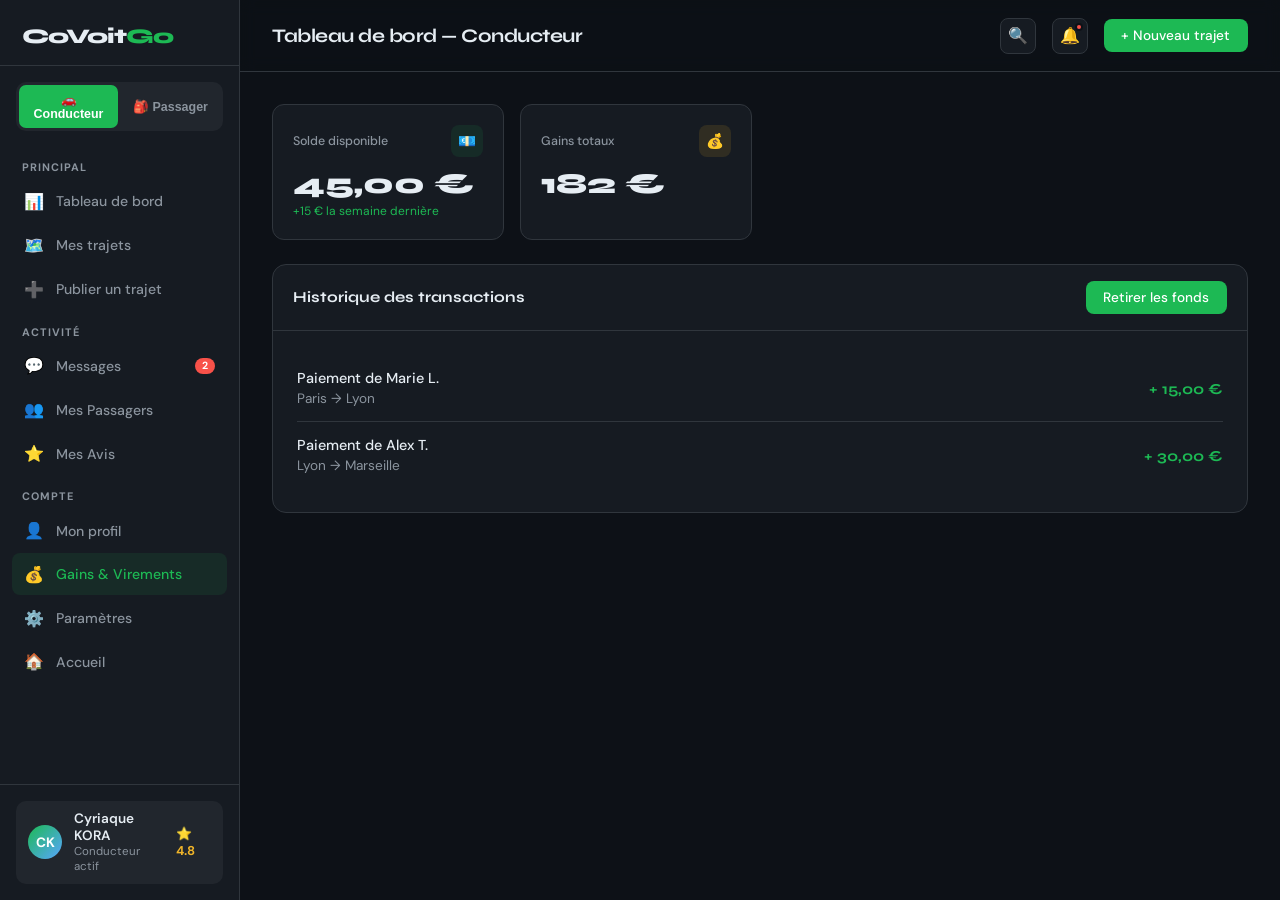
<file: payments.html>
<!DOCTYPE html>
<html lang="fr">
<head>
  <meta charset="UTF-8" />
  <meta name="viewport" content="width=device-width, initial-scale=1.0"/>
  <title>CoVoitGo — Tableau de bord</title>
  <link href="https://fonts.googleapis.com/css2?family=Syne:wght@400;600;700;800&family=DM+Sans:wght@300;400;500&display=swap" rel="stylesheet"/>
  <link rel="stylesheet" href="css/dashboard.css">
</head>
<body>

<!-- SIDEBAR -->
<aside class="sidebar">
  <div class="sb-logo">CoVoit<span>Go</span></div>
  <div class="sb-role-switch">
    <button class="role-tab active" onclick="setRole('driver',this)">🚗 Conducteur</button>
    <button class="role-tab" onclick="setRole('passenger',this)">🎒 Passager</button>
  </div>
  <nav class="sb-nav">
    <div class="sb-section">Principal</div>
    <a class="sb-item" href="dashboard.html"><span class="ico">📊</span> Tableau de bord</a>
    <a class="sb-item" href="trips.html"><span class="ico">🗺️</span> Mes trajets</a>
    <a class="sb-item" href="search.html"><span class="ico">🔍</span> Rechercher</a>
    <a class="sb-item" href="#" id="sb-publish"><span class="ico">➕</span> Publier un trajet</a>

    <div class="sb-section">Activité</div>
    <a class="sb-item" href="messages.html"><span class="ico">💬</span> Messages <span class="badge">3</span></a>
    <a class="sb-item" href="passengers.html"><span class="ico">👥</span> Passagers</a>
    <a class="sb-item" href="reviews.html"><span class="ico">⭐</span> Avis</a>

    <div class="sb-section">Compte</div>
    <a class="sb-item" href="profile.html"><span class="ico">👤</span> Mon profil</a>
    <a class="sb-item" href="payments.html" class="sb-item active"><span class="ico">💰</span> Paiements</a>
    <a class="sb-item" href="settings.html"><span class="ico">⚙️</span> Paramètres</a>
    <a class="sb-item" href="index.html"><span class="ico">🏠</span> Accueil</a>
  </nav>
  <div class="sb-footer">
    <div class="user-chip">
      <div class="avatar">CK</div>
      <div class="user-info">
        <div class="name">Cyriaque KORA</div>
        <div class="role-lbl" id="role-label">Conducteur actif</div>
      </div>
      <div class="rating">⭐ 4.8</div>
    </div>
  </div>
</aside>

<!-- MAIN -->
<div class="main">
  <div class="topbar">
    <h1 id="page-title">Paiements — Conducteur</h1>
    <div class="topbar-right">
      <div class="icon-btn">🔍</div>
      <div class="icon-btn">
        🔔
        <span class="notif-dot"></span>
      </div>
      <button class="btn btn-primary" onclick="openModal()">+ Nouveau trajet</button>
    </div>
  </div>

  <div class="content">
    <div class="kpi-grid">
      <div class="kpi">
        <div class="kpi-top"><span class="kpi-label">Solde disponible</span><div class="kpi-icon green">💶</div></div>
        <div class="kpi-val" id="solde-val">45,00 €</div>
        <div class="kpi-delta">+15 € la semaine dernière</div>
      </div>
      <div class="kpi">
        <div class="kpi-top"><span class="kpi-label">Gains totaux</span><div class="kpi-icon warn">💰</div></div>
        <div class="kpi-val">182 €</div>
      </div>
    </div>
    <div class="card">
      <div class="card-head">
        <h2>Historique des transactions</h2>
        <button class="btn btn-primary" onclick="withdraw()">Retirer les fonds</button>
      </div>
      <div class="card-body" style="padding: 1.5rem;" id="transactions-list">
        <div class="trip-item">
          <div class="trip-route"><div class="from">Paiement de Marie L.</div><div class="to">Paris → Lyon</div></div>
          <div class="trip-meta"><div class="price" style="color:var(--green);">+ 15,00 €</div></div>
        </div>
        <div class="trip-item">
          <div class="trip-route"><div class="from">Paiement de Alex T.</div><div class="to">Lyon → Marseille</div></div>
          <div class="trip-meta"><div class="price" style="color:var(--green);">+ 30,00 €</div></div>
        </div>
      </div>
    </div>
    <script>
      function withdraw() {
        const soldeEl = document.getElementById('solde-val');
        if(soldeEl.textContent === '0,00 €') {
            alert("Votre solde est déjà vide.");
            return;
        }
        
        const amount = soldeEl.textContent;
        soldeEl.textContent = '0,00 €';
        
        const list = document.getElementById('transactions-list');
        const tx = document.createElement('div');
        tx.className = 'trip-item';
        tx.style.animation = 'fadeIn 0.5s ease';
        tx.innerHTML = `
          <div class="trip-route"><div class="from">Retrait vers compte bancaire</div><div class="to">À l'instant</div></div>
          <div class="trip-meta"><div class="price" style="color:var(--text);">- ${amount}</div></div>
        `;
        list.prepend(tx);

        const toast = document.createElement('div');
        toast.className = 'toast toast-success';
        toast.style.cssText = 'position:fixed; bottom:24px; right:24px; padding:12px 20px; background:#2ea043; color:#fff; border-radius:8px; z-index:9999;';
        toast.textContent = 'Retrait de ' + amount + ' effectué. Traitement sous 48h.';
        document.body.appendChild(toast);
        setTimeout(() => toast.remove(), 4000);
      }
    </script>
        <!-- MODAL NOUVEAU TRAJET -->
<div class="modal-overlay" id="modal">
  <div class="modal">
    <h3>✦ Publier un nouveau trajet</h3>
    <div class="pub-form">
      <div class="form-row">
        <div class="form-group"><label>Ville de départ</label><input type="text" placeholder="Ex : Paris — Nation"/></div>
        <div class="form-group"><label>Ville d'arrivée</label><input type="text" placeholder="Ex : Lyon — Part-Dieu"/></div>
      </div>
      <div class="form-row">
        <div class="form-group"><label>Date du trajet</label><input type="date"/></div>
        <div class="form-group"><label>Heure de départ</label><input type="time"/></div>
      </div>
      <div class="form-row">
        <div class="form-group"><label>Nombre de places</label><select><option>1</option><option>2</option><option selected>3</option><option>4</option></select></div>
        <div class="form-group"><label>Contribution (€)</label><input type="number" placeholder="Ex : 15" min="1"/></div>
      </div>
      <div class="form-group"><label>Commentaire (optionnel)</label><input type="text" placeholder="Bagages, musique, animaux…"/></div>
    </div>
    <div class="modal-actions">
      <button class="btn btn-cancel" onclick="closeModal()">Annuler</button>
      <button class="btn btn-primary">Publier le trajet</button>
    </div>
  </div>
</div>

<script src="js/dashboard.js"></script>
</body>
</html>
</file>
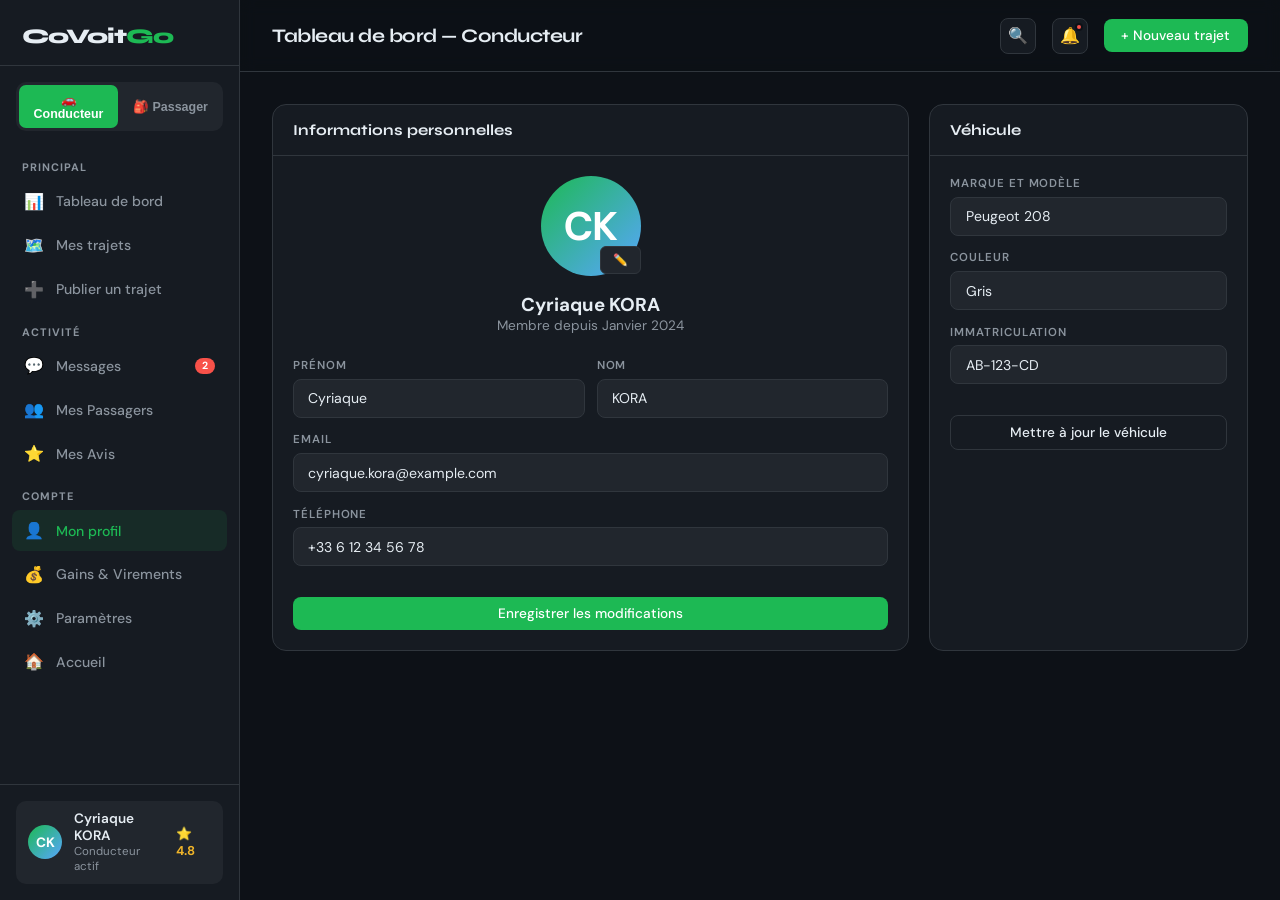
<file: profile.html>
<!DOCTYPE html>
<html lang="fr">
<head>
  <meta charset="UTF-8" />
  <meta name="viewport" content="width=device-width, initial-scale=1.0"/>
  <title>CoVoitGo — Tableau de bord</title>
  <link href="https://fonts.googleapis.com/css2?family=Syne:wght@400;600;700;800&family=DM+Sans:wght@300;400;500&display=swap" rel="stylesheet"/>
  <link rel="stylesheet" href="css/dashboard.css">
</head>
<body>

<!-- SIDEBAR -->
<aside class="sidebar">
  <div class="sb-logo">CoVoit<span>Go</span></div>
  <div class="sb-role-switch">
    <button class="role-tab active" onclick="setRole('driver',this)">🚗 Conducteur</button>
    <button class="role-tab" onclick="setRole('passenger',this)">🎒 Passager</button>
  </div>
  <nav class="sb-nav">
    <div class="sb-section">Principal</div>
    <a class="sb-item" href="dashboard.html"><span class="ico">📊</span> Tableau de bord</a>
    <a class="sb-item" href="trips.html"><span class="ico">🗺️</span> Mes trajets</a>
    <a class="sb-item" href="search.html"><span class="ico">🔍</span> Rechercher</a>
    <a class="sb-item" href="#" id="sb-publish"><span class="ico">➕</span> Publier un trajet</a>

    <div class="sb-section">Activité</div>
    <a class="sb-item" href="messages.html"><span class="ico">💬</span> Messages <span class="badge">3</span></a>
    <a class="sb-item" href="passengers.html"><span class="ico">👥</span> Passagers</a>
    <a class="sb-item" href="reviews.html"><span class="ico">⭐</span> Avis</a>

    <div class="sb-section">Compte</div>
    <a class="sb-item" href="profile.html" class="sb-item active"><span class="ico">👤</span> Mon profil</a>
    <a class="sb-item" href="payments.html"><span class="ico">💰</span> Paiements</a>
    <a class="sb-item" href="settings.html"><span class="ico">⚙️</span> Paramètres</a>
    <a class="sb-item" href="index.html"><span class="ico">🏠</span> Accueil</a>
  </nav>
  <div class="sb-footer">
    <div class="user-chip">
      <div class="avatar">CK</div>
      <div class="user-info">
        <div class="name">Cyriaque KORA</div>
        <div class="role-lbl" id="role-label">Conducteur actif</div>
      </div>
      <div class="rating">⭐ 4.8</div>
    </div>
  </div>
</aside>

<!-- MAIN -->
<div class="main">
  <div class="topbar">
    <h1 id="page-title">Mon profil — Conducteur</h1>
    <div class="topbar-right">
      <div class="icon-btn">🔍</div>
      <div class="icon-btn">
        🔔
        <span class="notif-dot"></span>
      </div>
      <button class="btn btn-primary" onclick="openModal()">+ Nouveau trajet</button>
    </div>
  </div>

  <div class="content">
    <div class="grid-2">
      <div class="card">
        <div class="card-head"><h2>Informations personnelles</h2></div>
        <div class="card-body">
          <div style="text-align:center; margin-bottom:1.5rem; position:relative;">
            <div class="avatar" id="profile-avatar" style="width:100px; height:100px; font-size:2.5rem; margin:0 auto 1rem;">CK</div>
            <button class="btn btn-xs" style="position:absolute; top:70px; right:calc(50% - 50px); background:var(--surface2); border:1px solid var(--border);">✏️</button>
            <h3 id="profile-name-disp">Cyriaque KORA</h3>
            <p style="color:var(--muted); font-size:0.85rem;">Membre depuis Janvier 2024</p>
          </div>
          <div class="pub-form">
            <div class="form-row">
              <div class="form-group"><label>Prénom</label><input type="text" id="prof-fname" value="Cyriaque" /></div>
              <div class="form-group"><label>Nom</label><input type="text" id="prof-lname" value="KORA" /></div>
            </div>
            <div class="form-group"><label>Email</label><input type="email" value="cyriaque.kora@example.com" /></div>
            <div class="form-group"><label>Téléphone</label><input type="text" value="+33 6 12 34 56 78" /></div>
            <button class="btn btn-primary" onclick="saveProfile()" style="margin-top:1rem; width:100%; justify-content:center;">Enregistrer les modifications</button>
          </div>
        </div>
      </div>
      <div class="card">
        <div class="card-head"><h2>Véhicule</h2></div>
        <div class="card-body">
          <div class="pub-form">
            <div class="form-group"><label>Marque et Modèle</label><input type="text" id="car-model" value="Peugeot 208" /></div>
            <div class="form-group"><label>Couleur</label><input type="text" id="car-color" value="Gris" /></div>
            <div class="form-group"><label>Immatriculation</label><input type="text" id="car-plate" value="AB-123-CD" /></div>
            <button class="btn btn-ghost" onclick="saveCar()" style="margin-top:1rem; border:1px solid var(--border); color:var(--text); background:transparent; width:100%; justify-content:center;">Mettre à jour le véhicule</button>
          </div>
        </div>
      </div>
    </div>
    <script>
      function saveProfile() {
        const fname = document.getElementById('prof-fname').value;
        const lname = document.getElementById('prof-lname').value;
        document.getElementById('profile-name-disp').textContent = fname + ' ' + lname;
        document.getElementById('profile-avatar').textContent = (fname[0] + lname[0]).toUpperCase();
        
        // Try to update sidebar name if it exists
        const sbName = document.querySelector('.sidebar .user-info .name');
        if(sbName) sbName.textContent = fname + ' ' + lname;
        const sbAvatar = document.querySelector('.sidebar .avatar');
        if(sbAvatar) sbAvatar.textContent = (fname[0] + lname[0]).toUpperCase();

        const toast = document.createElement('div');
        toast.className = 'toast toast-success';
        toast.style.cssText = 'position:fixed; bottom:24px; right:24px; padding:12px 20px; background:#2ea043; color:#fff; border-radius:8px; z-index:9999;';
        toast.textContent = 'Profil mis à jour avec succès !';
        document.body.appendChild(toast);
        setTimeout(() => toast.remove(), 3000);
      }
      function saveCar() {
        const toast = document.createElement('div');
        toast.className = 'toast toast-success';
        toast.style.cssText = 'position:fixed; bottom:24px; right:24px; padding:12px 20px; background:#2ea043; color:#fff; border-radius:8px; z-index:9999;';
        toast.textContent = 'Véhicule mis à jour !';
        document.body.appendChild(toast);
        setTimeout(() => toast.remove(), 3000);
      }
    </script>
        <!-- MODAL NOUVEAU TRAJET -->
<div class="modal-overlay" id="modal">
  <div class="modal">
    <h3>✦ Publier un nouveau trajet</h3>
    <div class="pub-form">
      <div class="form-row">
        <div class="form-group"><label>Ville de départ</label><input type="text" placeholder="Ex : Paris — Nation"/></div>
        <div class="form-group"><label>Ville d'arrivée</label><input type="text" placeholder="Ex : Lyon — Part-Dieu"/></div>
      </div>
      <div class="form-row">
        <div class="form-group"><label>Date du trajet</label><input type="date"/></div>
        <div class="form-group"><label>Heure de départ</label><input type="time"/></div>
      </div>
      <div class="form-row">
        <div class="form-group"><label>Nombre de places</label><select><option>1</option><option>2</option><option selected>3</option><option>4</option></select></div>
        <div class="form-group"><label>Contribution (€)</label><input type="number" placeholder="Ex : 15" min="1"/></div>
      </div>
      <div class="form-group"><label>Commentaire (optionnel)</label><input type="text" placeholder="Bagages, musique, animaux…"/></div>
    </div>
    <div class="modal-actions">
      <button class="btn btn-cancel" onclick="closeModal()">Annuler</button>
      <button class="btn btn-primary">Publier le trajet</button>
    </div>
  </div>
</div>

<script src="js/dashboard.js"></script>
</body>
</html>
</file>
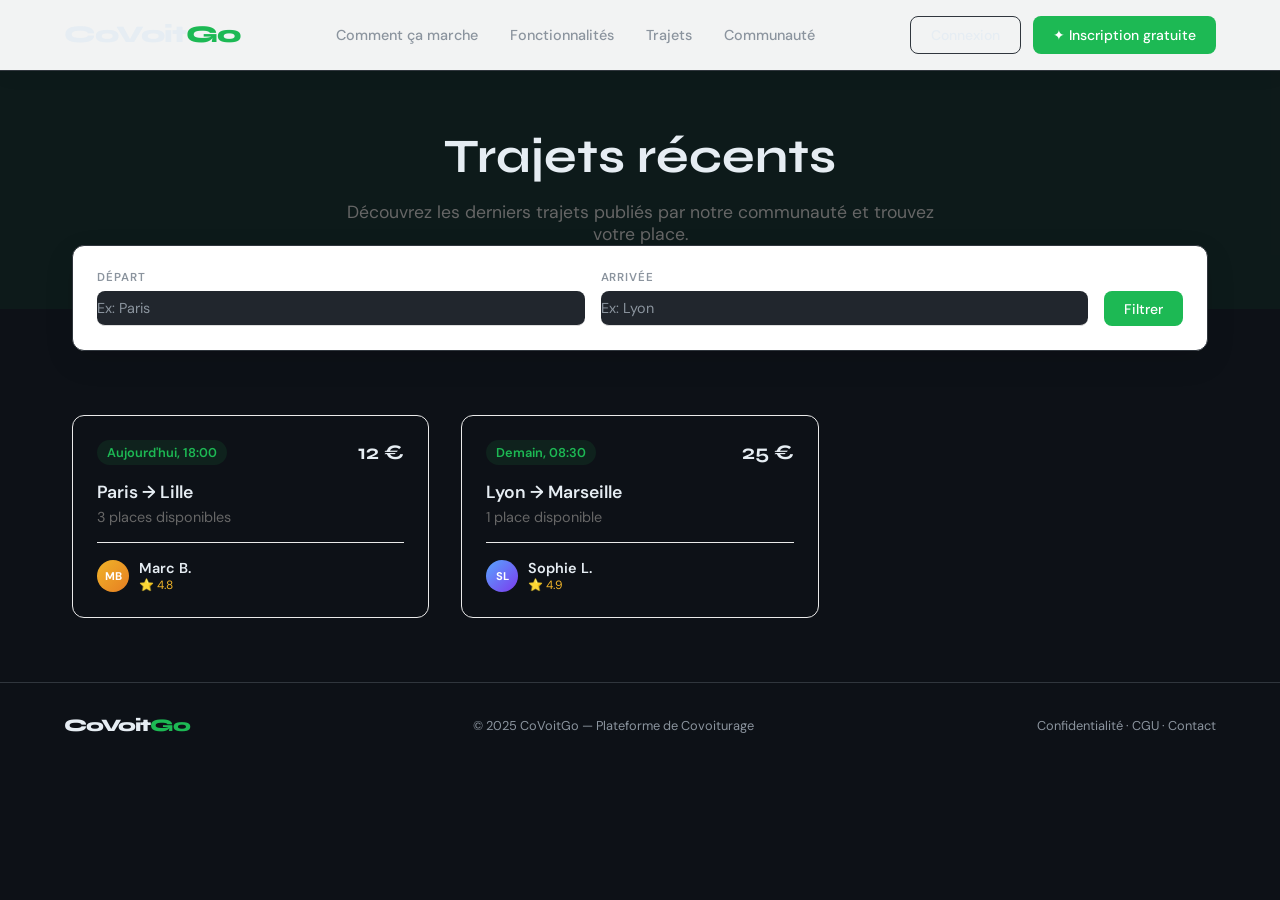
<file: public-trips.html>
<!DOCTYPE html>
<html lang="fr">
<head>
  <meta charset="UTF-8" />
  <meta name="viewport" content="width=device-width, initial-scale=1.0"/>
  <title>CoVoitGo — Derniers trajets</title>
  <link href="https://fonts.googleapis.com/css2?family=Syne:wght@400;600;700;800&family=DM+Sans:wght@300;400;500&display=swap" rel="stylesheet"/>
  <link rel="stylesheet" href="css/style.css">
  <style>
    .page-header { padding: 8rem 2rem 4rem; text-align: center; background: rgba(29,185,84,0.05); }
    .page-header h1 { font-family: 'Syne', sans-serif; font-size: 3rem; margin-bottom: 1rem; }
    .page-container { max-width: 1200px; margin: 0 auto; padding: 4rem 2rem; }
    .auth-container { max-width: 450px; margin: 6rem auto 4rem; padding: 2.5rem; background: #fff; border-radius: 16px; box-shadow: 0 10px 40px rgba(0,0,0,0.08); }
    .auth-container h2 { font-family: 'Syne', sans-serif; font-size: 2rem; margin-bottom: 1.5rem; text-align: center; }
    .form-group { margin-bottom: 1.25rem; }
    .form-group label { display: block; font-size: 0.85rem; font-weight: 600; color: #555; margin-bottom: 0.5rem; }
    .form-group input { width: 100%; padding: 0.8rem 1rem; border: 1px solid #ddd; border-radius: 8px; font-family: 'DM Sans', sans-serif; font-size: 1rem; outline: none; transition: border-color 0.2s; }
    .form-group input:focus { border-color: var(--green, #1DB954); }
    .btn-full { width: 100%; display: flex; justify-content: center; padding: 0.9rem; font-size: 1.05rem; }
    .auth-link { text-align: center; margin-top: 1.5rem; font-size: 0.9rem; color: #666; }
    .auth-link a { color: var(--green, #1DB954); font-weight: 600; text-decoration: none; }
  </style>
</head>
<body>
<nav style="background: rgba(255,255,255,0.95); box-shadow: 0 4px 20px rgba(0,0,0,0.05);">
  <div class="logo"><a href="index.html" style="text-decoration:none; color:inherit;">CoVoit<span>Go</span></a></div>
  <ul class="nav-links">
    <li><a href="index.html#how">Comment ça marche</a></li>
    <li><a href="index.html#features">Fonctionnalités</a></li>
    <li><a href="public-trips.html">Trajets</a></li>
    <li><a href="community.html">Communauté</a></li>
  </ul>
  <div class="nav-cta">
    <a href="login.html" class="btn btn-ghost">Connexion</a>
    <a href="register.html" class="btn btn-primary">✦ Inscription gratuite</a>
  </div>
</nav>

<div class="page-header">
  <h1>Trajets récents</h1>
  <p style="color:#666; font-size:1.1rem; max-width:600px; margin:0 auto;">Découvrez les derniers trajets publiés par notre communauté et trouvez votre place.</p>
</div>
<div class="page-container">
  <div class="search-card" style="margin-top: -8rem; position:relative; z-index:10; background:#fff; box-shadow:0 10px 30px rgba(0,0,0,0.1); display:flex; gap:1rem; padding:1.5rem; border-radius:12px; margin-bottom:4rem;">
    <div class="field" style="flex:1;">
      <label>Départ</label>
      <input type="text" placeholder="Ex: Paris" style="width:100%; border:none; border-bottom:1px solid #ddd; padding:0.5rem 0; outline:none;" />
    </div>
    <div class="field" style="flex:1;">
      <label>Arrivée</label>
      <input type="text" placeholder="Ex: Lyon" style="width:100%; border:none; border-bottom:1px solid #ddd; padding:0.5rem 0; outline:none;" />
    </div>
    <button class="btn btn-primary" onclick="window.location.href='search.html'">Filtrer</button>
  </div>

  <div style="display:grid; grid-template-columns:repeat(auto-fill, minmax(320px, 1fr)); gap:2rem;">
    <div style="border:1px solid #eaeaea; border-radius:12px; padding:1.5rem; transition:transform 0.2s; cursor:pointer;" onmouseover="this.style.transform='translateY(-5px)'" onmouseout="this.style.transform='translateY(0)'" onclick="window.location.href='login.html'">
      <div style="display:flex; justify-content:space-between; margin-bottom:1rem;">
        <span style="background:rgba(29,185,84,0.1); color:#1DB954; padding:4px 10px; border-radius:99px; font-weight:600; font-size:0.8rem;">Aujourd'hui, 18:00</span>
        <span style="font-family:'Syne'; font-size:1.3rem; font-weight:700;">12 €</span>
      </div>
      <div style="font-weight:600; font-size:1.1rem; margin-bottom:5px;">Paris → Lille</div>
      <div style="color:#666; font-size:0.9rem; margin-bottom:1rem;">3 places disponibles</div>
      <div style="display:flex; align-items:center; gap:10px; border-top:1px solid #eaeaea; padding-top:1rem;">
        <div style="width:32px; height:32px; background:linear-gradient(135deg,#f0b429,#e67e22); border-radius:50%; display:flex; align-items:center; justify-content:center; color:#fff; font-size:0.7rem; font-weight:700;">MB</div>
        <div>
          <div style="font-size:0.9rem; font-weight:600;">Marc B.</div>
          <div style="font-size:0.75rem; color:#f0b429;">⭐ 4.8</div>
        </div>
      </div>
    </div>
    
    <div style="border:1px solid #eaeaea; border-radius:12px; padding:1.5rem; transition:transform 0.2s; cursor:pointer;" onmouseover="this.style.transform='translateY(-5px)'" onmouseout="this.style.transform='translateY(0)'" onclick="window.location.href='login.html'">
      <div style="display:flex; justify-content:space-between; margin-bottom:1rem;">
        <span style="background:rgba(29,185,84,0.1); color:#1DB954; padding:4px 10px; border-radius:99px; font-weight:600; font-size:0.8rem;">Demain, 08:30</span>
        <span style="font-family:'Syne'; font-size:1.3rem; font-weight:700;">25 €</span>
      </div>
      <div style="font-weight:600; font-size:1.1rem; margin-bottom:5px;">Lyon → Marseille</div>
      <div style="color:#666; font-size:0.9rem; margin-bottom:1rem;">1 place disponible</div>
      <div style="display:flex; align-items:center; gap:10px; border-top:1px solid #eaeaea; padding-top:1rem;">
        <div style="width:32px; height:32px; background:linear-gradient(135deg,#58a6ff,#7c3aed); border-radius:50%; display:flex; align-items:center; justify-content:center; color:#fff; font-size:0.7rem; font-weight:700;">SL</div>
        <div>
          <div style="font-size:0.9rem; font-weight:600;">Sophie L.</div>
          <div style="font-size:0.75rem; color:#f0b429;">⭐ 4.9</div>
        </div>
      </div>
    </div>
  </div>
</div>
        
<footer style="margin-top:auto;">
  <div class="logo">CoVoit<span>Go</span></div>
  <p>© 2025 CoVoitGo — Plateforme de Covoiturage</p>
  <p>Confidentialité · CGU · Contact</p>
</footer>
<script src="js/main.js"></script>
</body>
</html>
</file>
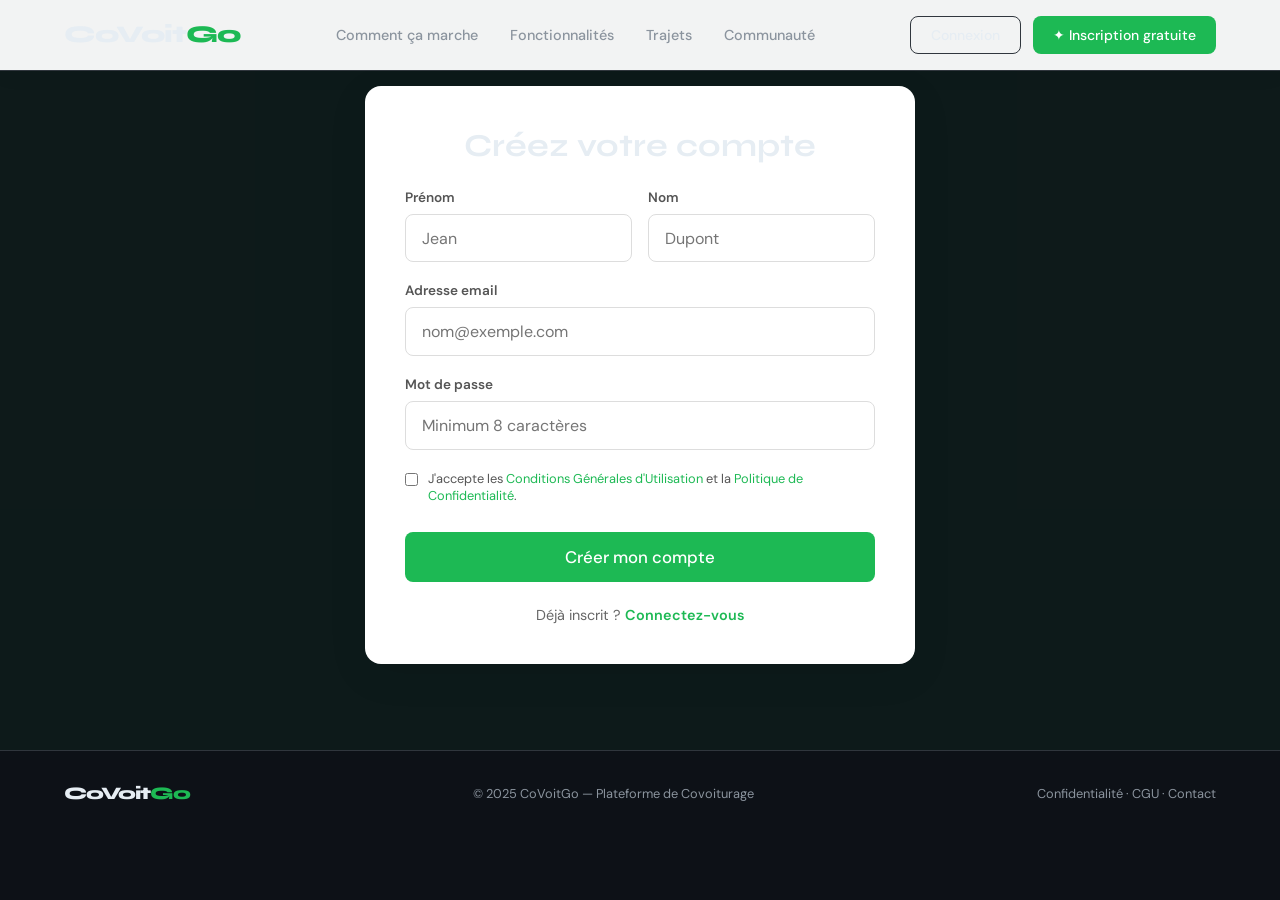
<file: register.html>
<!DOCTYPE html>
<html lang="fr">
<head>
  <meta charset="UTF-8" />
  <meta name="viewport" content="width=device-width, initial-scale=1.0"/>
  <title>CoVoitGo — Inscription</title>
  <link href="https://fonts.googleapis.com/css2?family=Syne:wght@400;600;700;800&family=DM+Sans:wght@300;400;500&display=swap" rel="stylesheet"/>
  <link rel="stylesheet" href="css/style.css">
  <style>
    .page-header { padding: 8rem 2rem 4rem; text-align: center; background: rgba(29,185,84,0.05); }
    .page-header h1 { font-family: 'Syne', sans-serif; font-size: 3rem; margin-bottom: 1rem; }
    .page-container { max-width: 1200px; margin: 0 auto; padding: 4rem 2rem; }
    .auth-container { max-width: 450px; margin: 6rem auto 4rem; padding: 2.5rem; background: #fff; border-radius: 16px; box-shadow: 0 10px 40px rgba(0,0,0,0.08); }
    .auth-container h2 { font-family: 'Syne', sans-serif; font-size: 2rem; margin-bottom: 1.5rem; text-align: center; }
    .form-group { margin-bottom: 1.25rem; }
    .form-group label { display: block; font-size: 0.85rem; font-weight: 600; color: #555; margin-bottom: 0.5rem; }
    .form-group input { width: 100%; padding: 0.8rem 1rem; border: 1px solid #ddd; border-radius: 8px; font-family: 'DM Sans', sans-serif; font-size: 1rem; outline: none; transition: border-color 0.2s; }
    .form-group input:focus { border-color: var(--green, #1DB954); }
    .btn-full { width: 100%; display: flex; justify-content: center; padding: 0.9rem; font-size: 1.05rem; }
    .auth-link { text-align: center; margin-top: 1.5rem; font-size: 0.9rem; color: #666; }
    .auth-link a { color: var(--green, #1DB954); font-weight: 600; text-decoration: none; }
  </style>
</head>
<body>
<nav style="background: rgba(255,255,255,0.95); box-shadow: 0 4px 20px rgba(0,0,0,0.05);">
  <div class="logo"><a href="index.html" style="text-decoration:none; color:inherit;">CoVoit<span>Go</span></a></div>
  <ul class="nav-links">
    <li><a href="index.html#how">Comment ça marche</a></li>
    <li><a href="index.html#features">Fonctionnalités</a></li>
    <li><a href="public-trips.html">Trajets</a></li>
    <li><a href="community.html">Communauté</a></li>
  </ul>
  <div class="nav-cta">
    <a href="login.html" class="btn btn-ghost">Connexion</a>
    <a href="register.html" class="btn btn-primary">✦ Inscription gratuite</a>
  </div>
</nav>

<div style="background: rgba(29,185,84,0.05); min-height: calc(100vh - 150px); display:flex; align-items:center; justify-content:center; padding:2rem;">
  <div class="auth-container" style="margin: 0; width:100%; max-width:550px;">
    <h2>Créez votre compte</h2>
    <form id="register-form">
      <div style="display:flex; gap:1rem;">
        <div class="form-group" style="flex:1;">
          <label>Prénom</label>
          <input type="text" required placeholder="Jean" />
        </div>
        <div class="form-group" style="flex:1;">
          <label>Nom</label>
          <input type="text" required placeholder="Dupont" />
        </div>
      </div>
      <div class="form-group">
        <label>Adresse email</label>
        <input type="email" required placeholder="nom@exemple.com" />
      </div>
      <div class="form-group">
        <label>Mot de passe</label>
        <input type="password" required placeholder="Minimum 8 caractères" />
      </div>
      <div class="form-group" style="display:flex; align-items:flex-start; gap:10px;">
        <input type="checkbox" required style="width:auto; margin-top:3px;" />
        <label style="font-weight:normal; font-size:0.8rem;">J'accepte les <a href="#" style="color:#1DB954; text-decoration:none;">Conditions Générales d'Utilisation</a> et la <a href="#" style="color:#1DB954; text-decoration:none;">Politique de Confidentialité</a>.</label>
      </div>
      <button type="submit" class="btn btn-primary btn-full">Créer mon compte</button>
    </form>
    <div class="auth-link">
      Déjà inscrit ? <a href="login.html">Connectez-vous</a>
    </div>
  </div>
</div>
<script>
  document.getElementById('register-form').addEventListener('submit', function(e) {
    e.preventDefault();
    const btn = this.querySelector('button');
    btn.textContent = 'Création du compte...';
    btn.disabled = true;
    setTimeout(() => {
      window.location.href = 'dashboard.html';
    }, 1200);
  });
</script>
        
<footer style="margin-top:auto;">
  <div class="logo">CoVoit<span>Go</span></div>
  <p>© 2025 CoVoitGo — Plateforme de Covoiturage</p>
  <p>Confidentialité · CGU · Contact</p>
</footer>
<script src="js/main.js"></script>
</body>
</html>
</file>
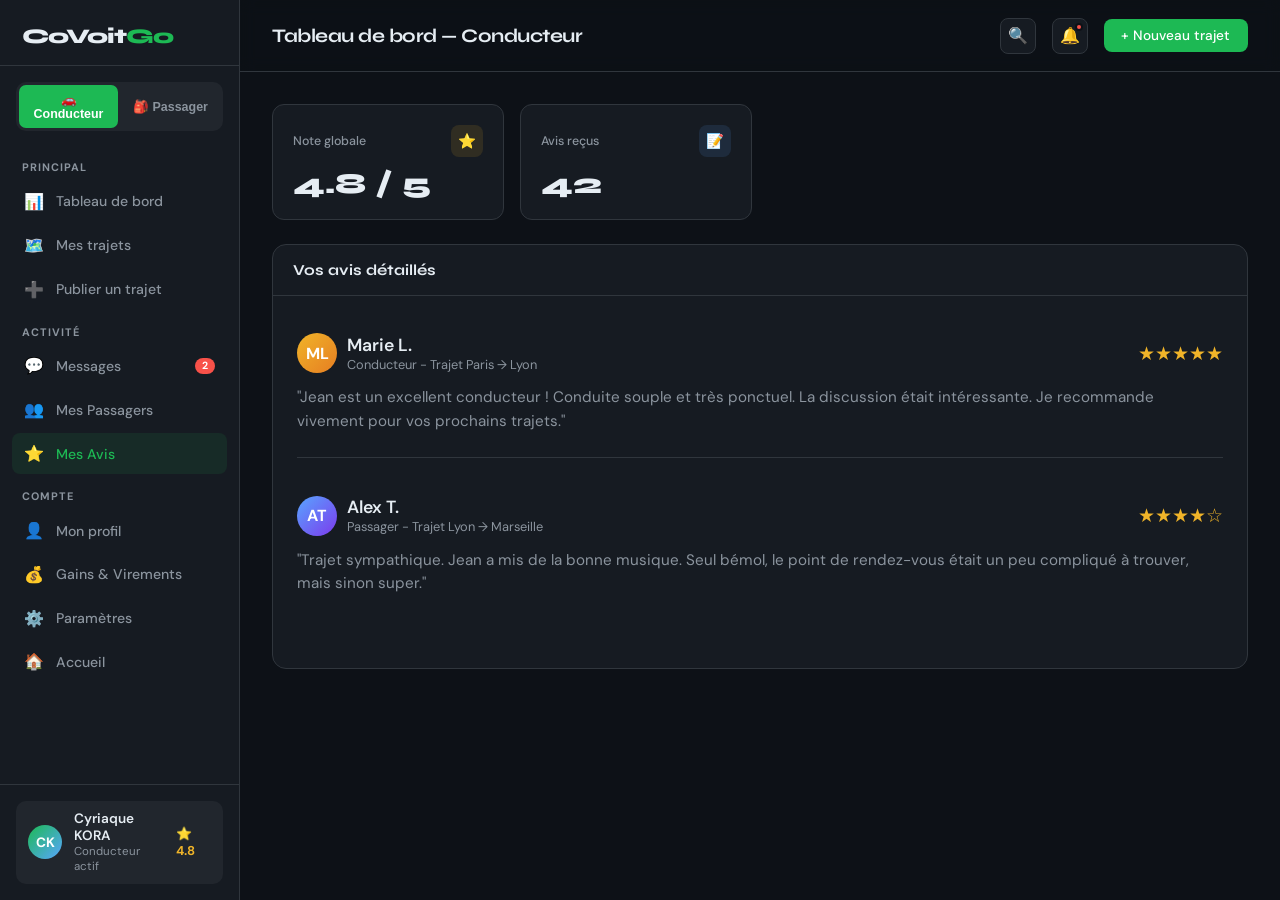
<file: reviews.html>
<!DOCTYPE html>
<html lang="fr">
<head>
  <meta charset="UTF-8" />
  <meta name="viewport" content="width=device-width, initial-scale=1.0"/>
  <title>CoVoitGo — Tableau de bord</title>
  <link href="https://fonts.googleapis.com/css2?family=Syne:wght@400;600;700;800&family=DM+Sans:wght@300;400;500&display=swap" rel="stylesheet"/>
  <link rel="stylesheet" href="css/dashboard.css">
</head>
<body>

<!-- SIDEBAR -->
<aside class="sidebar">
  <div class="sb-logo">CoVoit<span>Go</span></div>
  <div class="sb-role-switch">
    <button class="role-tab active" onclick="setRole('driver',this)">🚗 Conducteur</button>
    <button class="role-tab" onclick="setRole('passenger',this)">🎒 Passager</button>
  </div>
  <nav class="sb-nav">
    <div class="sb-section">Principal</div>
    <a class="sb-item" href="dashboard.html"><span class="ico">📊</span> Tableau de bord</a>
    <a class="sb-item" href="trips.html"><span class="ico">🗺️</span> Mes trajets</a>
    <a class="sb-item" href="search.html"><span class="ico">🔍</span> Rechercher</a>
    <a class="sb-item" href="#" id="sb-publish"><span class="ico">➕</span> Publier un trajet</a>

    <div class="sb-section">Activité</div>
    <a class="sb-item" href="messages.html"><span class="ico">💬</span> Messages <span class="badge">3</span></a>
    <a class="sb-item" href="passengers.html"><span class="ico">👥</span> Passagers</a>
    <a class="sb-item" href="reviews.html" class="sb-item active"><span class="ico">⭐</span> Avis</a>

    <div class="sb-section">Compte</div>
    <a class="sb-item" href="profile.html"><span class="ico">👤</span> Mon profil</a>
    <a class="sb-item" href="payments.html"><span class="ico">💰</span> Paiements</a>
    <a class="sb-item" href="settings.html"><span class="ico">⚙️</span> Paramètres</a>
    <a class="sb-item" href="index.html"><span class="ico">🏠</span> Accueil</a>
  </nav>
  <div class="sb-footer">
    <div class="user-chip">
      <div class="avatar">CK</div>
      <div class="user-info">
        <div class="name">Cyriaque KORA</div>
        <div class="role-lbl" id="role-label">Conducteur actif</div>
      </div>
      <div class="rating">⭐ 4.8</div>
    </div>
  </div>
</aside>

<!-- MAIN -->
<div class="main">
  <div class="topbar">
    <h1 id="page-title">Avis — Conducteur</h1>
    <div class="topbar-right">
      <div class="icon-btn">🔍</div>
      <div class="icon-btn">
        🔔
        <span class="notif-dot"></span>
      </div>
      <button class="btn btn-primary" onclick="openModal()">+ Nouveau trajet</button>
    </div>
  </div>

  <div class="content">
    <div class="kpi-grid">
      <div class="kpi">
        <div class="kpi-top"><span class="kpi-label">Note globale</span><div class="kpi-icon warn">⭐</div></div>
        <div class="kpi-val">4.8 / 5</div>
      </div>
      <div class="kpi">
        <div class="kpi-top"><span class="kpi-label">Avis reçus</span><div class="kpi-icon blue">📝</div></div>
        <div class="kpi-val">42</div>
      </div>
    </div>
    
    <div class="card">
      <div class="card-head">
        <h2>Vos avis détaillés</h2>
      </div>
      <div class="card-body" style="padding: 1.5rem;">
        <div class="review-item" style="margin-bottom: 1.5rem; padding-bottom: 1.5rem;">
          <div class="review-top" style="margin-bottom: 0.8rem;">
            <div class="r-av" style="background:linear-gradient(135deg,#f0b429,#e67e22); width:40px; height:40px; font-size:1rem;">ML</div>
            <div>
               <span class="r-name" style="font-size:1.1rem;">Marie L.</span>
               <div style="font-size:0.8rem; color:var(--muted);">Conducteur - Trajet Paris → Lyon</div>
            </div>
            <span class="r-stars" style="font-size:1.2rem;">★★★★★</span>
          </div>
          <p style="font-size:0.95rem;">"Jean est un excellent conducteur ! Conduite souple et très ponctuel. La discussion était intéressante. Je recommande vivement pour vos prochains trajets."</p>
        </div>
        
        <div class="review-item" style="margin-bottom: 1.5rem; padding-bottom: 1.5rem;">
          <div class="review-top" style="margin-bottom: 0.8rem;">
            <div class="r-av" style="background:linear-gradient(135deg,#58a6ff,#7c3aed); width:40px; height:40px; font-size:1rem;">AT</div>
            <div>
               <span class="r-name" style="font-size:1.1rem;">Alex T.</span>
               <div style="font-size:0.8rem; color:var(--muted);">Passager - Trajet Lyon → Marseille</div>
            </div>
            <span class="r-stars" style="font-size:1.2rem;">★★★★☆</span>
          </div>
          <p style="font-size:0.95rem;">"Trajet sympathique. Jean a mis de la bonne musique. Seul bémol, le point de rendez-vous était un peu compliqué à trouver, mais sinon super."</p>
        </div>
      </div>
    </div>
        <!-- MODAL NOUVEAU TRAJET -->
<div class="modal-overlay" id="modal">
  <div class="modal">
    <h3>✦ Publier un nouveau trajet</h3>
    <div class="pub-form">
      <div class="form-row">
        <div class="form-group"><label>Ville de départ</label><input type="text" placeholder="Ex : Paris — Nation"/></div>
        <div class="form-group"><label>Ville d'arrivée</label><input type="text" placeholder="Ex : Lyon — Part-Dieu"/></div>
      </div>
      <div class="form-row">
        <div class="form-group"><label>Date du trajet</label><input type="date"/></div>
        <div class="form-group"><label>Heure de départ</label><input type="time"/></div>
      </div>
      <div class="form-row">
        <div class="form-group"><label>Nombre de places</label><select><option>1</option><option>2</option><option selected>3</option><option>4</option></select></div>
        <div class="form-group"><label>Contribution (€)</label><input type="number" placeholder="Ex : 15" min="1"/></div>
      </div>
      <div class="form-group"><label>Commentaire (optionnel)</label><input type="text" placeholder="Bagages, musique, animaux…"/></div>
    </div>
    <div class="modal-actions">
      <button class="btn btn-cancel" onclick="closeModal()">Annuler</button>
      <button class="btn btn-primary">Publier le trajet</button>
    </div>
  </div>
</div>

<script src="js/dashboard.js"></script>
</body>
</html>
</file>
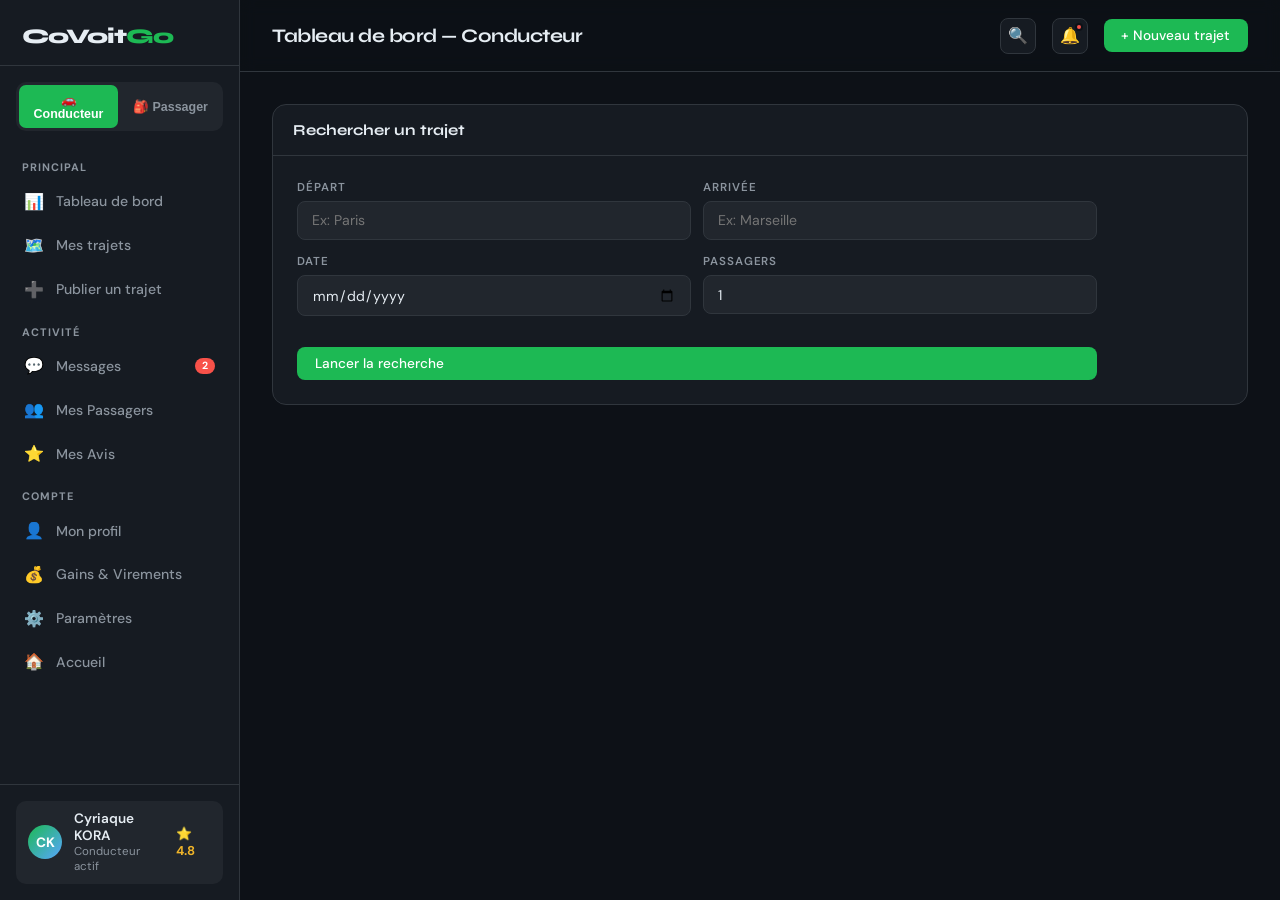
<file: search.html>
<!DOCTYPE html>
<html lang="fr">
<head>
  <meta charset="UTF-8" />
  <meta name="viewport" content="width=device-width, initial-scale=1.0"/>
  <title>CoVoitGo — Tableau de bord</title>
  <link href="https://fonts.googleapis.com/css2?family=Syne:wght@400;600;700;800&family=DM+Sans:wght@300;400;500&display=swap" rel="stylesheet"/>
  <link rel="stylesheet" href="css/dashboard.css">
</head>
<body>

<!-- SIDEBAR -->
<aside class="sidebar">
  <div class="sb-logo">CoVoit<span>Go</span></div>
  <div class="sb-role-switch">
    <button class="role-tab active" onclick="setRole('driver',this)">🚗 Conducteur</button>
    <button class="role-tab" onclick="setRole('passenger',this)">🎒 Passager</button>
  </div>
  <nav class="sb-nav">
    <div class="sb-section">Principal</div>
    <a class="sb-item" href="dashboard.html"><span class="ico">📊</span> Tableau de bord</a>
    <a class="sb-item" href="trips.html"><span class="ico">🗺️</span> Mes trajets</a>
    <a class="sb-item" href="search.html" class="sb-item active"><span class="ico">🔍</span> Rechercher</a>
    <a class="sb-item" href="#" id="sb-publish"><span class="ico">➕</span> Publier un trajet</a>

    <div class="sb-section">Activité</div>
    <a class="sb-item" href="messages.html"><span class="ico">💬</span> Messages <span class="badge">3</span></a>
    <a class="sb-item" href="passengers.html"><span class="ico">👥</span> Passagers</a>
    <a class="sb-item" href="reviews.html"><span class="ico">⭐</span> Avis</a>

    <div class="sb-section">Compte</div>
    <a class="sb-item" href="profile.html"><span class="ico">👤</span> Mon profil</a>
    <a class="sb-item" href="payments.html"><span class="ico">💰</span> Paiements</a>
    <a class="sb-item" href="settings.html"><span class="ico">⚙️</span> Paramètres</a>
    <a class="sb-item" href="index.html"><span class="ico">🏠</span> Accueil</a>
  </nav>
  <div class="sb-footer">
    <div class="user-chip">
      <div class="avatar">CK</div>
      <div class="user-info">
        <div class="name">Cyriaque KORA</div>
        <div class="role-lbl" id="role-label">Conducteur actif</div>
      </div>
      <div class="rating">⭐ 4.8</div>
    </div>
  </div>
</aside>

<!-- MAIN -->
<div class="main">
  <div class="topbar">
    <h1 id="page-title">Rechercher — Conducteur</h1>
    <div class="topbar-right">
      <div class="icon-btn">🔍</div>
      <div class="icon-btn">
        🔔
        <span class="notif-dot"></span>
      </div>
      <button class="btn btn-primary" onclick="openModal()">+ Nouveau trajet</button>
    </div>
  </div>

  <div class="content">
    <div class="card" style="margin-bottom: 2rem;">
      <div class="card-head"><h2>Rechercher un trajet</h2></div>
      <div class="card-body" style="padding: 1.5rem;">
        <div class="pub-form" style="max-width: 800px;">
          <div class="form-row">
            <div class="form-group"><label>Départ</label><input type="text" id="search-dep" placeholder="Ex: Paris" /></div>
            <div class="form-group"><label>Arrivée</label><input type="text" id="search-arr" placeholder="Ex: Marseille" /></div>
          </div>
          <div class="form-row">
            <div class="form-group"><label>Date</label><input type="date" id="search-date" /></div>
            <div class="form-group"><label>Passagers</label><input type="number" id="search-pax" min="1" value="1" /></div>
          </div>
          <button class="btn btn-primary" id="btn-do-search" style="margin-top: 1rem;">Lancer la recherche</button>
        </div>
      </div>
    </div>
    
    <div id="search-results" style="display:none;">
      <h3 style="margin-bottom:1rem; font-family:'Syne';">Résultats de la recherche</h3>
      <div class="grid-2" id="results-grid"></div>
    </div>

    <script>
      document.getElementById('btn-do-search').addEventListener('click', function(e) {
        e.preventDefault();
        const dep = document.getElementById('search-dep').value.trim() || 'Paris';
        const arr = document.getElementById('search-arr').value.trim() || 'Marseille';
        const pax = document.getElementById('search-pax').value;
        const btn = this;
        
        btn.textContent = 'Recherche en cours...';
        btn.disabled = true;
        
        setTimeout(() => {
          btn.textContent = 'Lancer la recherche';
          btn.disabled = false;
          
          document.getElementById('search-results').style.display = 'block';
          document.getElementById('results-grid').innerHTML = `
            <div class="card" style="animation: fadeIn 0.4s ease;">
              <div class="card-body">
                <div style="display:flex; justify-content:space-between; align-items:center; margin-bottom:1rem;">
                  <div style="display:flex; align-items:center; gap:10px;">
                    <div class="avatar" style="width:40px; height:40px;">AL</div>
                    <div>
                      <div style="font-weight:600;">Alice L.</div>
                      <div style="font-size:0.8rem; color:var(--warn);">⭐ 4.9 (12 avis)</div>
                    </div>
                  </div>
                  <h3 style="color:var(--green); font-family:'Syne'; font-size:1.4rem;">25 €</h3>
                </div>
                <div class="trip-route" style="margin-bottom:1rem; background:var(--surface2); padding:1rem; border-radius:8px;">
                  <div class="from"><strong>08:30</strong> — ${dep}</div>
                  <div class="to" style="margin-top:10px;"><strong>12:45</strong> — ${arr}</div>
                </div>
                <div style="display:flex; justify-content:space-between; align-items:center;">
                  <span style="font-size:0.85rem; color:var(--muted);">${pax} place(s) disponible(s)</span>
                  <button class="btn btn-primary" onclick="alert('Réservation simulée pour ${dep} -> ${arr} !');">Réserver</button>
                </div>
              </div>
            </div>
            
            <div class="card" style="animation: fadeIn 0.4s ease; animation-delay: 0.1s;">
              <div class="card-body">
                <div style="display:flex; justify-content:space-between; align-items:center; margin-bottom:1rem;">
                  <div style="display:flex; align-items:center; gap:10px;">
                    <div class="avatar" style="width:40px; height:40px; background:linear-gradient(135deg,#58a6ff,#7c3aed);">MK</div>
                    <div>
                      <div style="font-weight:600;">Marc K.</div>
                      <div style="font-size:0.8rem; color:var(--warn);">⭐ 4.5 (8 avis)</div>
                    </div>
                  </div>
                  <h3 style="color:var(--green); font-family:'Syne'; font-size:1.4rem;">32 €</h3>
                </div>
                <div class="trip-route" style="margin-bottom:1rem; background:var(--surface2); padding:1rem; border-radius:8px;">
                  <div class="from"><strong>14:00</strong> — ${dep}</div>
                  <div class="to" style="margin-top:10px;"><strong>18:30</strong> — ${arr}</div>
                </div>
                <div style="display:flex; justify-content:space-between; align-items:center;">
                  <span style="font-size:0.85rem; color:var(--muted);">2 places disponibles</span>
                  <button class="btn btn-primary" onclick="alert('Réservation simulée pour ${dep} -> ${arr} !');">Réserver</button>
                </div>
              </div>
            </div>
          `;
        }, 1000);
      });
    </script>
        <!-- MODAL NOUVEAU TRAJET -->
<div class="modal-overlay" id="modal">
  <div class="modal">
    <h3>✦ Publier un nouveau trajet</h3>
    <div class="pub-form">
      <div class="form-row">
        <div class="form-group"><label>Ville de départ</label><input type="text" placeholder="Ex : Paris — Nation"/></div>
        <div class="form-group"><label>Ville d'arrivée</label><input type="text" placeholder="Ex : Lyon — Part-Dieu"/></div>
      </div>
      <div class="form-row">
        <div class="form-group"><label>Date du trajet</label><input type="date"/></div>
        <div class="form-group"><label>Heure de départ</label><input type="time"/></div>
      </div>
      <div class="form-row">
        <div class="form-group"><label>Nombre de places</label><select><option>1</option><option>2</option><option selected>3</option><option>4</option></select></div>
        <div class="form-group"><label>Contribution (€)</label><input type="number" placeholder="Ex : 15" min="1"/></div>
      </div>
      <div class="form-group"><label>Commentaire (optionnel)</label><input type="text" placeholder="Bagages, musique, animaux…"/></div>
    </div>
    <div class="modal-actions">
      <button class="btn btn-cancel" onclick="closeModal()">Annuler</button>
      <button class="btn btn-primary">Publier le trajet</button>
    </div>
  </div>
</div>

<script src="js/dashboard.js"></script>
</body>
</html>
</file>
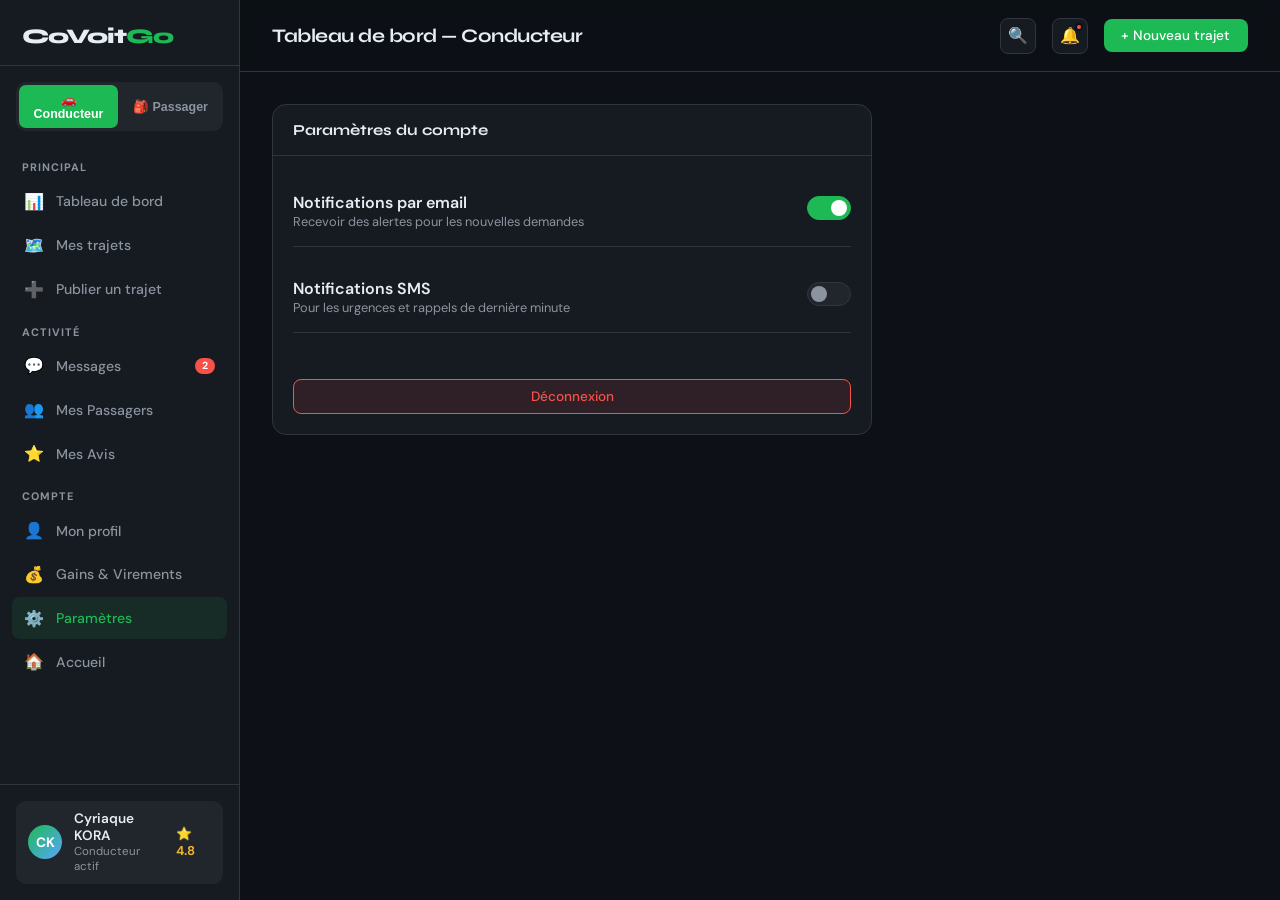
<file: settings.html>
<!DOCTYPE html>
<html lang="fr">
<head>
  <meta charset="UTF-8" />
  <meta name="viewport" content="width=device-width, initial-scale=1.0"/>
  <title>CoVoitGo — Tableau de bord</title>
  <link href="https://fonts.googleapis.com/css2?family=Syne:wght@400;600;700;800&family=DM+Sans:wght@300;400;500&display=swap" rel="stylesheet"/>
  <link rel="stylesheet" href="css/dashboard.css">
</head>
<body>

<!-- SIDEBAR -->
<aside class="sidebar">
  <div class="sb-logo">CoVoit<span>Go</span></div>
  <div class="sb-role-switch">
    <button class="role-tab active" onclick="setRole('driver',this)">🚗 Conducteur</button>
    <button class="role-tab" onclick="setRole('passenger',this)">🎒 Passager</button>
  </div>
  <nav class="sb-nav">
    <div class="sb-section">Principal</div>
    <a class="sb-item" href="dashboard.html"><span class="ico">📊</span> Tableau de bord</a>
    <a class="sb-item" href="trips.html"><span class="ico">🗺️</span> Mes trajets</a>
    <a class="sb-item" href="search.html"><span class="ico">🔍</span> Rechercher</a>
    <a class="sb-item" href="#" id="sb-publish"><span class="ico">➕</span> Publier un trajet</a>

    <div class="sb-section">Activité</div>
    <a class="sb-item" href="messages.html"><span class="ico">💬</span> Messages <span class="badge">3</span></a>
    <a class="sb-item" href="passengers.html"><span class="ico">👥</span> Passagers</a>
    <a class="sb-item" href="reviews.html"><span class="ico">⭐</span> Avis</a>

    <div class="sb-section">Compte</div>
    <a class="sb-item" href="profile.html"><span class="ico">👤</span> Mon profil</a>
    <a class="sb-item" href="payments.html"><span class="ico">💰</span> Paiements</a>
    <a class="sb-item" href="settings.html" class="sb-item active"><span class="ico">⚙️</span> Paramètres</a>
    <a class="sb-item" href="index.html"><span class="ico">🏠</span> Accueil</a>
  </nav>
  <div class="sb-footer">
    <div class="user-chip">
      <div class="avatar">CK</div>
      <div class="user-info">
        <div class="name">Cyriaque KORA</div>
        <div class="role-lbl" id="role-label">Conducteur actif</div>
      </div>
      <div class="rating">⭐ 4.8</div>
    </div>
  </div>
</aside>

<!-- MAIN -->
<div class="main">
  <div class="topbar">
    <h1 id="page-title">Paramètres — Conducteur</h1>
    <div class="topbar-right">
      <div class="icon-btn">🔍</div>
      <div class="icon-btn">
        🔔
        <span class="notif-dot"></span>
      </div>
      <button class="btn btn-primary" onclick="openModal()">+ Nouveau trajet</button>
    </div>
  </div>

  <div class="content">
    <div class="card" style="max-width: 600px;">
      <div class="card-head"><h2>Paramètres du compte</h2></div>
      <div class="card-body">
        <div class="pub-form">
          <div class="form-group" style="display:flex; justify-content:space-between; align-items:center; padding:1rem 0; border-bottom:1px solid var(--border);">
            <div>
              <div style="font-weight:600;">Notifications par email</div>
              <div style="font-size:0.8rem; color:var(--muted);">Recevoir des alertes pour les nouvelles demandes</div>
            </div>
            <label class="switch">
              <input type="checkbox" checked onchange="toggleSetting('Email', this.checked)">
              <span class="slider round"></span>
            </label>
          </div>
          <div class="form-group" style="display:flex; justify-content:space-between; align-items:center; padding:1rem 0; border-bottom:1px solid var(--border);">
            <div>
              <div style="font-weight:600;">Notifications SMS</div>
              <div style="font-size:0.8rem; color:var(--muted);">Pour les urgences et rappels de dernière minute</div>
            </div>
            <label class="switch">
              <input type="checkbox" onchange="toggleSetting('SMS', this.checked)">
              <span class="slider round"></span>
            </label>
          </div>
          
          <button class="btn btn-danger" onclick="logout()" style="margin-top:2rem; background:rgba(248,81,73,0.1); color:var(--danger); border:1px solid var(--danger); width:100%; justify-content:center;">Déconnexion</button>
        </div>
      </div>
    </div>
    
    <style>
      .switch { position: relative; display: inline-block; width: 44px; height: 24px; }
      .switch input { opacity: 0; width: 0; height: 0; }
      .slider { position: absolute; cursor: pointer; top: 0; left: 0; right: 0; bottom: 0; background-color: var(--surface2); border: 1px solid var(--border); transition: .4s; }
      .slider:before { position: absolute; content: ""; height: 16px; width: 16px; left: 3px; bottom: 3px; background-color: var(--muted); transition: .4s; }
      input:checked + .slider { background-color: var(--green); border-color: var(--green); }
      input:checked + .slider:before { transform: translateX(20px); background-color: white; }
      .slider.round { border-radius: 24px; }
      .slider.round:before { border-radius: 50%; }
    </style>
    
    <script>
      function toggleSetting(name, state) {
        const toast = document.createElement('div');
        toast.className = 'toast toast-info';
        toast.style.cssText = 'position:fixed; bottom:24px; right:24px; padding:12px 20px; background:#58a6ff; color:#fff; border-radius:8px; z-index:9999;';
        toast.textContent = `Notifications ${name} ${state ? 'activées' : 'désactivées'}.`;
        document.body.appendChild(toast);
        setTimeout(() => toast.remove(), 3000);
      }
      
      function logout() {
        const btn = document.querySelector('.btn-danger');
        btn.textContent = 'Déconnexion en cours...';
        setTimeout(() => {
            window.location.href = 'index.html';
        }, 1000);
      }
    </script>
        <!-- MODAL NOUVEAU TRAJET -->
<div class="modal-overlay" id="modal">
  <div class="modal">
    <h3>✦ Publier un nouveau trajet</h3>
    <div class="pub-form">
      <div class="form-row">
        <div class="form-group"><label>Ville de départ</label><input type="text" placeholder="Ex : Paris — Nation"/></div>
        <div class="form-group"><label>Ville d'arrivée</label><input type="text" placeholder="Ex : Lyon — Part-Dieu"/></div>
      </div>
      <div class="form-row">
        <div class="form-group"><label>Date du trajet</label><input type="date"/></div>
        <div class="form-group"><label>Heure de départ</label><input type="time"/></div>
      </div>
      <div class="form-row">
        <div class="form-group"><label>Nombre de places</label><select><option>1</option><option>2</option><option selected>3</option><option>4</option></select></div>
        <div class="form-group"><label>Contribution (€)</label><input type="number" placeholder="Ex : 15" min="1"/></div>
      </div>
      <div class="form-group"><label>Commentaire (optionnel)</label><input type="text" placeholder="Bagages, musique, animaux…"/></div>
    </div>
    <div class="modal-actions">
      <button class="btn btn-cancel" onclick="closeModal()">Annuler</button>
      <button class="btn btn-primary">Publier le trajet</button>
    </div>
  </div>
</div>

<script src="js/dashboard.js"></script>
</body>
</html>
</file>
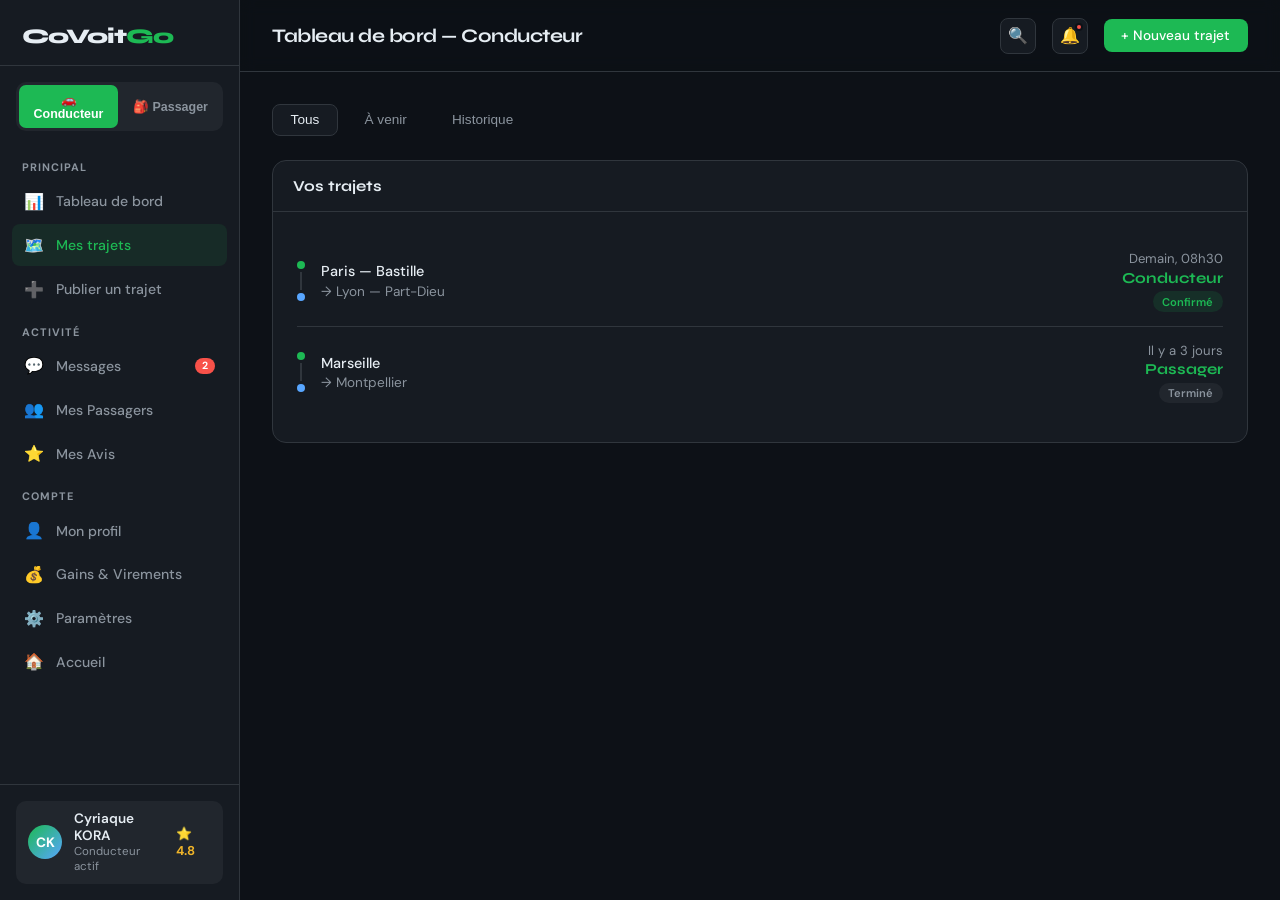
<file: trips.html>
<!DOCTYPE html>
<html lang="fr">
<head>
  <meta charset="UTF-8" />
  <meta name="viewport" content="width=device-width, initial-scale=1.0"/>
  <title>CoVoitGo — Tableau de bord</title>
  <link href="https://fonts.googleapis.com/css2?family=Syne:wght@400;600;700;800&family=DM+Sans:wght@300;400;500&display=swap" rel="stylesheet"/>
  <link rel="stylesheet" href="css/dashboard.css">
</head>
<body>

<!-- SIDEBAR -->
<aside class="sidebar">
  <div class="sb-logo">CoVoit<span>Go</span></div>
  <div class="sb-role-switch">
    <button class="role-tab active" onclick="setRole('driver',this)">🚗 Conducteur</button>
    <button class="role-tab" onclick="setRole('passenger',this)">🎒 Passager</button>
  </div>
  <nav class="sb-nav">
    <div class="sb-section">Principal</div>
    <a class="sb-item" href="dashboard.html"><span class="ico">📊</span> Tableau de bord</a>
    <a class="sb-item" href="trips.html" class="sb-item active"><span class="ico">🗺️</span> Mes trajets</a>
    <a class="sb-item" href="search.html"><span class="ico">🔍</span> Rechercher</a>
    <a class="sb-item" href="#" id="sb-publish"><span class="ico">➕</span> Publier un trajet</a>

    <div class="sb-section">Activité</div>
    <a class="sb-item" href="messages.html"><span class="ico">💬</span> Messages <span class="badge">3</span></a>
    <a class="sb-item" href="passengers.html"><span class="ico">👥</span> Passagers</a>
    <a class="sb-item" href="reviews.html"><span class="ico">⭐</span> Avis</a>

    <div class="sb-section">Compte</div>
    <a class="sb-item" href="profile.html"><span class="ico">👤</span> Mon profil</a>
    <a class="sb-item" href="payments.html"><span class="ico">💰</span> Paiements</a>
    <a class="sb-item" href="settings.html"><span class="ico">⚙️</span> Paramètres</a>
    <a class="sb-item" href="index.html"><span class="ico">🏠</span> Accueil</a>
  </nav>
  <div class="sb-footer">
    <div class="user-chip">
      <div class="avatar">CK</div>
      <div class="user-info">
        <div class="name">Cyriaque KORA</div>
        <div class="role-lbl" id="role-label">Conducteur actif</div>
      </div>
      <div class="rating">⭐ 4.8</div>
    </div>
  </div>
</aside>

<!-- MAIN -->
<div class="main">
  <div class="topbar">
    <h1 id="page-title">Mes trajets — Conducteur</h1>
    <div class="topbar-right">
      <div class="icon-btn">🔍</div>
      <div class="icon-btn">
        🔔
        <span class="notif-dot"></span>
      </div>
      <button class="btn btn-primary" onclick="openModal()">+ Nouveau trajet</button>
    </div>
  </div>

  <div class="content">
    <div class="tabs">
      <button class="tab active" onclick="filterTrips('all', this)">Tous</button>
      <button class="tab" onclick="filterTrips('upcoming', this)">À venir</button>
      <button class="tab" onclick="filterTrips('past', this)">Historique</button>
    </div>
    <div class="card">
      <div class="card-head"><h2>Vos trajets</h2></div>
      <div class="card-body" style="padding: 1.5rem;" id="trips-container">
        
        <div class="trip-item trip-upcoming">
          <div class="trip-dot-line"><div class="dot"></div><div class="dot-connector"></div><div class="dot end"></div></div>
          <div class="trip-route"><div class="from">Paris — Bastille</div><div class="to">→ Lyon — Part-Dieu</div></div>
          <div class="trip-meta">
            <div class="date">Demain, 08h30</div>
            <div class="price">Conducteur</div>
            <span class="status-badge confirmed">Confirmé</span>
          </div>
        </div>
        
        <div class="trip-item trip-past">
          <div class="trip-dot-line"><div class="dot"></div><div class="dot-connector"></div><div class="dot end"></div></div>
          <div class="trip-route"><div class="from">Marseille</div><div class="to">→ Montpellier</div></div>
          <div class="trip-meta">
            <div class="date">Il y a 3 jours</div>
            <div class="price">Passager</div>
            <span class="status-badge done">Terminé</span>
          </div>
        </div>

      </div>
    </div>
    <script>
      function filterTrips(type, btn) {
        document.querySelectorAll('.tabs .tab').forEach(t => t.classList.remove('active'));
        btn.classList.add('active');
        
        const items = document.querySelectorAll('.trip-item');
        items.forEach(item => {
          if (type === 'all') {
            item.style.display = 'flex';
          } else if (type === 'upcoming') {
            item.style.display = item.classList.contains('trip-upcoming') ? 'flex' : 'none';
          } else if (type === 'past') {
            item.style.display = item.classList.contains('trip-past') ? 'flex' : 'none';
          }
        });
      }
    </script>
        <!-- MODAL NOUVEAU TRAJET -->
<div class="modal-overlay" id="modal">
  <div class="modal">
    <h3>✦ Publier un nouveau trajet</h3>
    <div class="pub-form">
      <div class="form-row">
        <div class="form-group"><label>Ville de départ</label><input type="text" placeholder="Ex : Paris — Nation"/></div>
        <div class="form-group"><label>Ville d'arrivée</label><input type="text" placeholder="Ex : Lyon — Part-Dieu"/></div>
      </div>
      <div class="form-row">
        <div class="form-group"><label>Date du trajet</label><input type="date"/></div>
        <div class="form-group"><label>Heure de départ</label><input type="time"/></div>
      </div>
      <div class="form-row">
        <div class="form-group"><label>Nombre de places</label><select><option>1</option><option>2</option><option selected>3</option><option>4</option></select></div>
        <div class="form-group"><label>Contribution (€)</label><input type="number" placeholder="Ex : 15" min="1"/></div>
      </div>
      <div class="form-group"><label>Commentaire (optionnel)</label><input type="text" placeholder="Bagages, musique, animaux…"/></div>
    </div>
    <div class="modal-actions">
      <button class="btn btn-cancel" onclick="closeModal()">Annuler</button>
      <button class="btn btn-primary">Publier le trajet</button>
    </div>
  </div>
</div>

<script src="js/dashboard.js"></script>
</body>
</html>
</file>
<file: css/style.css>
*, *::before, *::after { box-sizing: border-box; margin: 0; padding: 0; }

:root {
  --green:  #1DB954;
  --green-dark: #13873c;
  --night:  #0D1117;
  --surface: #161B22;
  --surface2: #21262D;
  --border: #30363D;
  --text:   #E6EDF3;
  --muted:  #8B949E;
  --accent: #58A6FF;
}

html { scroll-behavior: smooth; }
body {
  font-family: 'DM Sans', sans-serif;
  background: var(--night); color: var(--text);
  overflow-x: hidden;
}

/* NAV */
nav {
  position: fixed; top: 0; left: 0; right: 0; z-index: 100;
  display: flex; align-items: center; justify-content: space-between;
  padding: 1rem 4rem;
  background: rgba(13,17,23,.88);
  backdrop-filter: blur(12px);
  border-bottom: 1px solid var(--border);
}
.logo { font-family: 'Syne', sans-serif; font-size: 1.5rem; font-weight: 800; letter-spacing: -1px; }
.logo span { color: var(--green); }
.nav-links { display: flex; gap: 2rem; list-style: none; }
.nav-links a { color: var(--muted); text-decoration: none; font-size: .9rem; font-weight: 500; transition: color .2s; }
.nav-links a:hover { color: var(--text); }
.nav-cta { display: flex; gap: .75rem; }
.btn {
  font-family: 'DM Sans', sans-serif; font-size: .875rem; font-weight: 500;
  padding: .55rem 1.25rem; border-radius: 8px;
  cursor: pointer; border: none; transition: all .2s; text-decoration: none;
  display: inline-flex; align-items: center; gap: .4rem;
}
.btn-ghost { background: transparent; color: var(--text); border: 1px solid var(--border); }
.btn-ghost:hover { background: var(--surface2); }
.btn-primary { background: var(--green); color: #fff; }
.btn-primary:hover { background: var(--green-dark); transform: translateY(-1px); }

/* HERO */
.hero {
  min-height: 100vh;
  display: flex; flex-direction: column; align-items: center; justify-content: center;
  text-align: center; padding: 8rem 2rem 6rem;
  position: relative; overflow: hidden;
}
.hero-bg {
  position: absolute; inset: 0; z-index: 0;
  background:
    radial-gradient(ellipse 80% 60% at 50% -10%, rgba(29,185,84,.2) 0%, transparent 70%),
    radial-gradient(ellipse 40% 40% at 85% 85%, rgba(88,166,255,.1) 0%, transparent 60%);
}
.road {
  position: absolute; bottom: 0; left: 50%; transform: translateX(-50%);
  width: 6px; height: 45%; background: linear-gradient(to top, var(--green), transparent);
  opacity: .25; border-radius: 9px;
}
.hero-tag {
  display: inline-flex; align-items: center; gap: .5rem;
  background: rgba(29,185,84,.1); border: 1px solid rgba(29,185,84,.3);
  color: var(--green); font-size: .8rem; font-weight: 500;
  padding: .35rem .9rem; border-radius: 99px; margin-bottom: 1.5rem;
  position: relative; z-index: 1;
  animation: fadeDown .6s ease both;
}
.hero h1 {
  font-family: 'Syne', sans-serif;
  font-size: clamp(2.6rem, 6vw, 5rem);
  font-weight: 800; line-height: 1.08; letter-spacing: -2px;
  max-width: 800px; position: relative; z-index: 1;
  animation: fadeDown .7s .1s ease both;
}
.hero h1 .hl { color: var(--green); }
.hero p {
  max-width: 520px; color: var(--muted); font-size: 1.05rem; line-height: 1.75;
  margin-top: 1.25rem; position: relative; z-index: 1;
  animation: fadeDown .7s .2s ease both;
}
.hero-actions {
  display: flex; gap: 1rem; margin-top: 2.5rem;
  position: relative; z-index: 1;
  animation: fadeDown .7s .3s ease both;
}
.hero-actions .btn { font-size: .95rem; padding: .75rem 1.8rem; border-radius: 10px; }

/* SEARCH */
.search-wrap {
  max-width: 880px; margin: -2rem auto 0;
  padding: 0 1.5rem; position: relative; z-index: 10;
  animation: fadeUp .7s .45s ease both;
}
.search-card {
  background: var(--surface); border: 1px solid var(--border);
  border-radius: 16px; padding: 1.4rem 1.6rem;
  display: grid; grid-template-columns: 1fr 1fr 1fr auto; gap: 1rem; align-items: end;
}
.field label {
  display: block; font-size: .72rem; color: var(--muted); font-weight: 600;
  margin-bottom: .4rem; letter-spacing: .08em; text-transform: uppercase;
}
.field input {
  width: 100%; background: var(--surface2); border: 1px solid var(--border);
  color: var(--text); font-family: 'DM Sans', sans-serif; font-size: .9rem;
  padding: .65rem 1rem; border-radius: 8px; outline: none; transition: border-color .2s;
}
.field input:focus { border-color: var(--green); }
.field input::placeholder { color: var(--muted); }

/* STATS */
.stats-row {
  max-width: 880px; margin: 2.5rem auto 0; padding: 0 1.5rem;
  display: grid; grid-template-columns: repeat(3,1fr); gap: 1px;
  border: 1px solid var(--border); border-radius: 12px; overflow: hidden;
}
.stat { background: var(--surface); padding: 1.5rem; text-align: center; }
.stat-num { font-family: 'Syne', sans-serif; font-size: 2.2rem; font-weight: 800; color: var(--green); }
.stat-lbl { color: var(--muted); font-size: .82rem; margin-top: .25rem; }

/* SECTION */
.section { padding: 5rem 2rem; max-width: 1080px; margin: 0 auto; }
.s-tag { font-size: .72rem; font-weight: 700; letter-spacing: .1em; text-transform: uppercase; color: var(--green); margin-bottom: .7rem; }
.s-title { font-family: 'Syne', sans-serif; font-size: clamp(1.7rem, 3vw, 2.4rem); font-weight: 800; letter-spacing: -1px; line-height: 1.15; max-width: 480px; }

/* STEPS */
.steps { display: grid; grid-template-columns: repeat(4,1fr); gap: 1.25rem; margin-top: 2.8rem; }
.step {
  background: var(--surface); border: 1px solid var(--border);
  border-radius: 14px; padding: 1.8rem 1.4rem;
  transition: transform .2s, border-color .2s;
}
.step:hover { transform: translateY(-5px); border-color: var(--green); }
.step-n { font-family: 'Syne', sans-serif; font-size: 2.8rem; font-weight: 800; color: rgba(29,185,84,.18); line-height: 1; }
.step-ico { font-size: 1.7rem; margin: .6rem 0; }
.step h3 { font-family: 'Syne', sans-serif; font-size: .95rem; font-weight: 700; margin-bottom: .45rem; }
.step p { color: var(--muted); font-size: .85rem; line-height: 1.6; }

/* FEATURES */
.feat-grid { display: grid; grid-template-columns: repeat(3,1fr); gap: 1rem; margin-top: 2.8rem; }
.feat {
  background: var(--surface); border: 1px solid var(--border);
  border-radius: 14px; padding: 1.8rem; transition: all .25s;
}
.feat:hover { border-color: rgba(29,185,84,.4); background: var(--surface2); }
.feat-ico {
  width: 44px; height: 44px; border-radius: 10px;
  background: rgba(29,185,84,.1); border: 1px solid rgba(29,185,84,.2);
  display: flex; align-items: center; justify-content: center;
  font-size: 1.25rem; margin-bottom: 1rem;
}
.feat h3 { font-family: 'Syne', sans-serif; font-size: .95rem; font-weight: 700; margin-bottom: .4rem; }
.feat p { color: var(--muted); font-size: .84rem; line-height: 1.65; }

/* CTA BANNER */
.cta-section { padding: 0 2rem 5rem; max-width: 1080px; margin: 0 auto; }
.cta-box {
  background: linear-gradient(140deg, rgba(29,185,84,.13) 0%, rgba(29,185,84,.04) 100%);
  border: 1px solid rgba(29,185,84,.3); border-radius: 20px;
  padding: 4rem; text-align: center; position: relative; overflow: hidden;
}
.cta-box::before {
  content: ''; position: absolute; inset: 0;
  background: radial-gradient(ellipse at 50% 0%, rgba(29,185,84,.12), transparent 55%);
}
.cta-box h2 { font-family: 'Syne', sans-serif; font-size: 2.1rem; font-weight: 800; letter-spacing: -1px; position: relative; }
.cta-box p { color: var(--muted); font-size: 1rem; max-width: 440px; margin: .8rem auto 2rem; position: relative; }
.role-cards { display: flex; gap: 1rem; justify-content: center; flex-wrap: wrap; position: relative; }
.role-card {
  background: var(--surface); border: 1px solid var(--border);
  border-radius: 12px; padding: 1.25rem 2rem;
  cursor: pointer; transition: all .2s; text-decoration: none; color: inherit;
  display: flex; flex-direction: column; align-items: flex-start; min-width: 170px;
}
.role-card:hover { border-color: var(--green); transform: translateY(-2px); }
.role-card .ri { font-size: 1.5rem; margin-bottom: .35rem; }
.role-card .rl { font-family: 'Syne', sans-serif; font-weight: 700; font-size: .95rem; }
.role-card .rs { color: var(--muted); font-size: .78rem; margin-top: .12rem; }

/* FOOTER */
footer {
  border-top: 1px solid var(--border); padding: 2rem 4rem;
  display: flex; align-items: center; justify-content: space-between;
}
footer .logo { font-size: 1.1rem; }
footer p { color: var(--muted); font-size: .8rem; }

/* ANIMS */
@keyframes fadeDown {
  from { opacity:0; transform: translateY(-18px); }
  to   { opacity:1; transform: translateY(0); }
}
@keyframes fadeUp {
  from { opacity:0; transform: translateY(22px); }
  to   { opacity:1; transform: translateY(0); }
}

@media (max-width: 768px) {
  nav { padding: 1rem 1.25rem; }
  .nav-links { display: none; }
  .search-card { grid-template-columns: 1fr; }
  .steps { grid-template-columns: 1fr 1fr; }
  .feat-grid { grid-template-columns: 1fr; }
  .stats-row { grid-template-columns: 1fr; }
  footer { flex-direction: column; gap: .6rem; text-align: center; }
}
</file>
<file: css/dashboard.css>
*, *::before, *::after { box-sizing: border-box; margin: 0; padding: 0; }
:root {
  --green: #1DB954; --green-dark: #13873c; --green-bg: rgba(29,185,84,.1);
  --night: #0D1117; --surface: #161B22; --surface2: #21262D; --surface3: #2D333B;
  --border: #30363D; --text: #E6EDF3; --muted: #8B949E;
  --accent: #58A6FF; --warn: #F0B429; --danger: #F85149;
  --sidebar-w: 240px;
}
body { font-family: 'DM Sans', sans-serif; background: var(--night); color: var(--text); display: flex; min-height: 100vh; }

/* ── SIDEBAR ── */
.sidebar {
  width: var(--sidebar-w); flex-shrink: 0;
  background: var(--surface); border-right: 1px solid var(--border);
  display: flex; flex-direction: column;
  position: fixed; top: 0; bottom: 0; left: 0; z-index: 50;
}
.sb-logo {
  padding: 1.5rem 1.4rem 1rem;
  font-family: 'Syne', sans-serif; font-size: 1.3rem; font-weight: 800; letter-spacing: -1px;
  border-bottom: 1px solid var(--border);
}
.sb-logo span { color: var(--green); }
.sb-role-switch {
  margin: 1rem 1rem .5rem;
  background: var(--surface2); border-radius: 10px;
  display: flex; padding: 3px; gap: 3px;
}
.role-tab {
  flex: 1; text-align: center; padding: .45rem .5rem;
  border-radius: 7px; font-size: .78rem; font-weight: 600;
  cursor: pointer; transition: all .2s; color: var(--muted);
  border: none; background: transparent;
}
.role-tab.active { background: var(--green); color: #fff; }
.sb-nav { padding: .5rem .75rem; flex: 1; }
.sb-section { font-size: .68rem; font-weight: 700; color: var(--muted); letter-spacing: .1em; text-transform: uppercase; padding: .8rem .6rem .4rem; }
.sb-item {
  display: flex; align-items: center; gap: .75rem;
  padding: .65rem .75rem; border-radius: 8px;
  color: var(--muted); font-size: .88rem; font-weight: 500;
  cursor: pointer; transition: all .15s; text-decoration: none;
  margin-bottom: 2px;
}
.sb-item:hover { background: var(--surface2); color: var(--text); }
.sb-item.active { background: var(--green-bg); color: var(--green); }
.sb-item .ico { font-size: 1rem; width: 20px; text-align: center; }
.sb-item .badge {
  margin-left: auto; background: var(--danger); color: #fff;
  font-size: .65rem; font-weight: 700; padding: .1rem .45rem;
  border-radius: 99px; min-width: 18px; text-align: center;
}
.sb-footer { padding: 1rem; border-top: 1px solid var(--border); }
.user-chip {
  display: flex; align-items: center; gap: .75rem;
  padding: .6rem .75rem; border-radius: 10px;
  background: var(--surface2); cursor: pointer;
}
.avatar {
  width: 34px; height: 34px; border-radius: 50%;
  background: linear-gradient(135deg, var(--green), var(--accent));
  display: flex; align-items: center; justify-content: center;
  font-size: .85rem; font-weight: 700; color: #fff; flex-shrink: 0;
}
.user-info .name { font-size: .85rem; font-weight: 600; }
.user-info .role-lbl { font-size: .72rem; color: var(--muted); }
.rating { margin-left: auto; font-size: .8rem; color: var(--warn); font-weight: 700; }

/* ── MAIN ── */
.main { margin-left: var(--sidebar-w); flex: 1; display: flex; flex-direction: column; min-height: 100vh; }

/* TOPBAR */
.topbar {
  padding: 1.1rem 2rem; border-bottom: 1px solid var(--border);
  display: flex; align-items: center; justify-content: space-between;
  background: rgba(13,17,23,.6); backdrop-filter: blur(8px);
  position: sticky; top: 0; z-index: 40;
}
.topbar h1 { font-family: 'Syne', sans-serif; font-size: 1.2rem; font-weight: 700; letter-spacing: -.5px; }
.topbar-right { display: flex; align-items: center; gap: 1rem; }
.icon-btn {
  width: 36px; height: 36px; border-radius: 8px;
  background: var(--surface); border: 1px solid var(--border);
  display: flex; align-items: center; justify-content: center;
  cursor: pointer; font-size: 1rem; transition: background .2s; position: relative;
}
.icon-btn:hover { background: var(--surface2); }
.notif-dot { position: absolute; top: 4px; right: 4px; width: 8px; height: 8px; background: var(--danger); border-radius: 50%; border: 2px solid var(--night); }
.btn { font-family: 'DM Sans', sans-serif; font-size: .85rem; font-weight: 500; padding: .5rem 1.1rem; border-radius: 8px; cursor: pointer; border: none; transition: all .2s; display: inline-flex; align-items: center; gap: .4rem; }
.btn-primary { background: var(--green); color: #fff; }
.btn-primary:hover { background: var(--green-dark); }

/* CONTENT */
.content { padding: 2rem; flex: 1; }

/* KPI CARDS */
.kpi-grid { display: grid; grid-template-columns: repeat(4,1fr); gap: 1rem; margin-bottom: 1.5rem; }
.kpi {
  background: var(--surface); border: 1px solid var(--border);
  border-radius: 12px; padding: 1.25rem;
}
.kpi-top { display: flex; align-items: center; justify-content: space-between; margin-bottom: .8rem; }
.kpi-label { font-size: .78rem; color: var(--muted); font-weight: 500; }
.kpi-icon { width: 32px; height: 32px; border-radius: 8px; display: flex; align-items: center; justify-content: center; font-size: .9rem; }
.kpi-icon.green { background: var(--green-bg); }
.kpi-icon.blue { background: rgba(88,166,255,.12); }
.kpi-icon.warn { background: rgba(240,180,41,.12); }
.kpi-icon.red { background: rgba(248,81,73,.12); }
.kpi-val { font-family: 'Syne', sans-serif; font-size: 1.8rem; font-weight: 800; line-height: 1; }
.kpi-delta { font-size: .75rem; color: var(--green); margin-top: .25rem; }
.kpi-delta.neg { color: var(--danger); }

/* GRIDS */
.grid-2 { display: grid; grid-template-columns: 2fr 1fr; gap: 1.25rem; margin-bottom: 1.25rem; }
.grid-3 { display: grid; grid-template-columns: 1fr 1fr 1fr; gap: 1.25rem; margin-bottom: 1.25rem; }

/* CARD */
.card { background: var(--surface); border: 1px solid var(--border); border-radius: 14px; overflow: hidden; }
.card-head {
  padding: 1rem 1.25rem; border-bottom: 1px solid var(--border);
  display: flex; align-items: center; justify-content: space-between;
}
.card-head h2 { font-family: 'Syne', sans-serif; font-size: .95rem; font-weight: 700; }
.card-body { padding: 1.25rem; }
.see-all { font-size: .78rem; color: var(--accent); cursor: pointer; background: none; border: none; font-family: 'DM Sans'; }
.see-all:hover { text-decoration: underline; }

/* TRIP ITEMS */
.trip-item {
  display: flex; align-items: center; gap: 1rem;
  padding: .9rem 0; border-bottom: 1px solid var(--border);
}
.trip-item:last-child { border-bottom: none; }
.trip-dot-line { display: flex; flex-direction: column; align-items: center; gap: 3px; }
.dot { width: 8px; height: 8px; border-radius: 50%; background: var(--green); }
.dot.end { background: var(--accent); }
.dot-connector { width: 2px; height: 18px; background: var(--border); }
.trip-route { flex: 1; }
.trip-route .from { font-weight: 500; font-size: .9rem; }
.trip-route .to { color: var(--muted); font-size: .85rem; margin-top: .15rem; }
.trip-meta { text-align: right; }
.trip-meta .date { font-size: .82rem; color: var(--muted); }
.trip-meta .price { font-family: 'Syne', sans-serif; font-weight: 700; color: var(--green); font-size: .95rem; margin-top: .1rem; }
.status-badge {
  font-size: .7rem; font-weight: 600; padding: .2rem .6rem;
  border-radius: 99px; margin-top: .3rem; display: inline-block;
}
.status-badge.confirmed { background: rgba(29,185,84,.12); color: var(--green); }
.status-badge.pending { background: rgba(240,180,41,.12); color: var(--warn); }
.status-badge.done { background: var(--surface2); color: var(--muted); }

/* PASSENGER REQUESTS */
.req-item {
  display: flex; align-items: center; gap: .9rem;
  padding: .8rem 0; border-bottom: 1px solid var(--border);
}
.req-item:last-child { border-bottom: none; }
.req-avatar {
  width: 38px; height: 38px; border-radius: 50%;
  display: flex; align-items: center; justify-content: center;
  font-weight: 700; font-size: .85rem; flex-shrink: 0; color: #fff;
}
.req-info { flex: 1; }
.req-info .req-name { font-size: .88rem; font-weight: 600; }
.req-info .req-route { font-size: .78rem; color: var(--muted); margin-top: .1rem; }
.req-stars { font-size: .75rem; color: var(--warn); margin-top: .1rem; }
.req-actions { display: flex; gap: .5rem; }
.btn-xs { padding: .3rem .75rem; font-size: .75rem; border-radius: 6px; }
.btn-accept { background: var(--green-bg); color: var(--green); border: 1px solid rgba(29,185,84,.3); }
.btn-accept:hover { background: var(--green); color: #fff; }
.btn-decline { background: rgba(248,81,73,.08); color: var(--danger); border: 1px solid rgba(248,81,73,.25); }
.btn-decline:hover { background: var(--danger); color: #fff; }

/* MAP PLACEHOLDER */
.map-placeholder {
  background: var(--surface2); border-radius: 10px;
  height: 190px; display: flex; align-items: center; justify-content: center;
  flex-direction: column; gap: .5rem; color: var(--muted); font-size: .85rem;
}
.map-placeholder .map-ico { font-size: 2.5rem; }

/* PUBLISH FORM */
.pub-form { display: flex; flex-direction: column; gap: .9rem; }
.form-row { display: grid; grid-template-columns: 1fr 1fr; gap: .75rem; }
.form-group label { display: block; font-size: .72rem; font-weight: 600; color: var(--muted); letter-spacing: .08em; text-transform: uppercase; margin-bottom: .35rem; }
.form-group input, .form-group select {
  width: 100%; background: var(--surface2); border: 1px solid var(--border);
  color: var(--text); font-family: 'DM Sans', sans-serif; font-size: .88rem;
  padding: .6rem .9rem; border-radius: 8px; outline: none; transition: border-color .2s;
}
.form-group input:focus, .form-group select:focus { border-color: var(--green); }
.form-group select option { background: var(--surface2); }

/* ECO WIDGET */
.eco-bar { margin-bottom: .6rem; }
.eco-label { display: flex; justify-content: space-between; font-size: .8rem; color: var(--muted); margin-bottom: .3rem; }
.bar-track { height: 6px; background: var(--surface2); border-radius: 99px; overflow: hidden; }
.bar-fill { height: 100%; background: var(--green); border-radius: 99px; }
.eco-total { margin-top: 1rem; padding-top: .9rem; border-top: 1px solid var(--border); display: flex; justify-content: space-between; align-items: center; }
.eco-total span { font-size: .82rem; color: var(--muted); }
.eco-total strong { font-family: 'Syne', sans-serif; font-size: 1.1rem; color: var(--green); }

/* RECENT REVIEWS */
.review-item { padding: .85rem 0; border-bottom: 1px solid var(--border); }
.review-item:last-child { border-bottom: none; }
.review-top { display: flex; align-items: center; gap: .6rem; margin-bottom: .4rem; }
.review-top .r-av {
  width: 28px; height: 28px; border-radius: 50%;
  display: flex; align-items: center; justify-content: center;
  font-size: .7rem; font-weight: 700; color: #fff; flex-shrink: 0;
}
.review-top .r-name { font-size: .85rem; font-weight: 600; }
.review-top .r-stars { margin-left: auto; font-size: .8rem; color: var(--warn); }
.review-item p { font-size: .8rem; color: var(--muted); line-height: 1.55; }

/* MODAL */
.modal-overlay {
  position: fixed; inset: 0; background: rgba(0,0,0,.7);
  display: flex; align-items: center; justify-content: center;
  z-index: 200; opacity: 0; pointer-events: none; transition: opacity .2s;
}
.modal-overlay.open { opacity: 1; pointer-events: all; }
.modal {
  background: var(--surface); border: 1px solid var(--border);
  border-radius: 16px; padding: 2rem; width: 100%; max-width: 480px;
  transform: translateY(20px); transition: transform .2s;
}
.modal-overlay.open .modal { transform: translateY(0); }
.modal h3 { font-family: 'Syne', sans-serif; font-size: 1.2rem; font-weight: 700; margin-bottom: 1.2rem; }
.modal-actions { display: flex; gap: .75rem; justify-content: flex-end; margin-top: 1.5rem; }
.btn-cancel { background: var(--surface2); color: var(--text); border: 1px solid var(--border); }

/* TAB TOGGLE */
.tabs { display: flex; gap: .5rem; margin-bottom: 1.5rem; }
.tab {
  padding: .45rem 1.1rem; border-radius: 8px; font-size: .85rem; font-weight: 500;
  cursor: pointer; border: 1px solid transparent; transition: all .15s;
  background: transparent; color: var(--muted);
}
.tab.active { background: var(--surface); border-color: var(--border); color: var(--text); }

@media (max-width: 900px) {
  .kpi-grid { grid-template-columns: repeat(2,1fr); }
  .grid-2 { grid-template-columns: 1fr; }
  .grid-3 { grid-template-columns: 1fr; }
}
</file>
